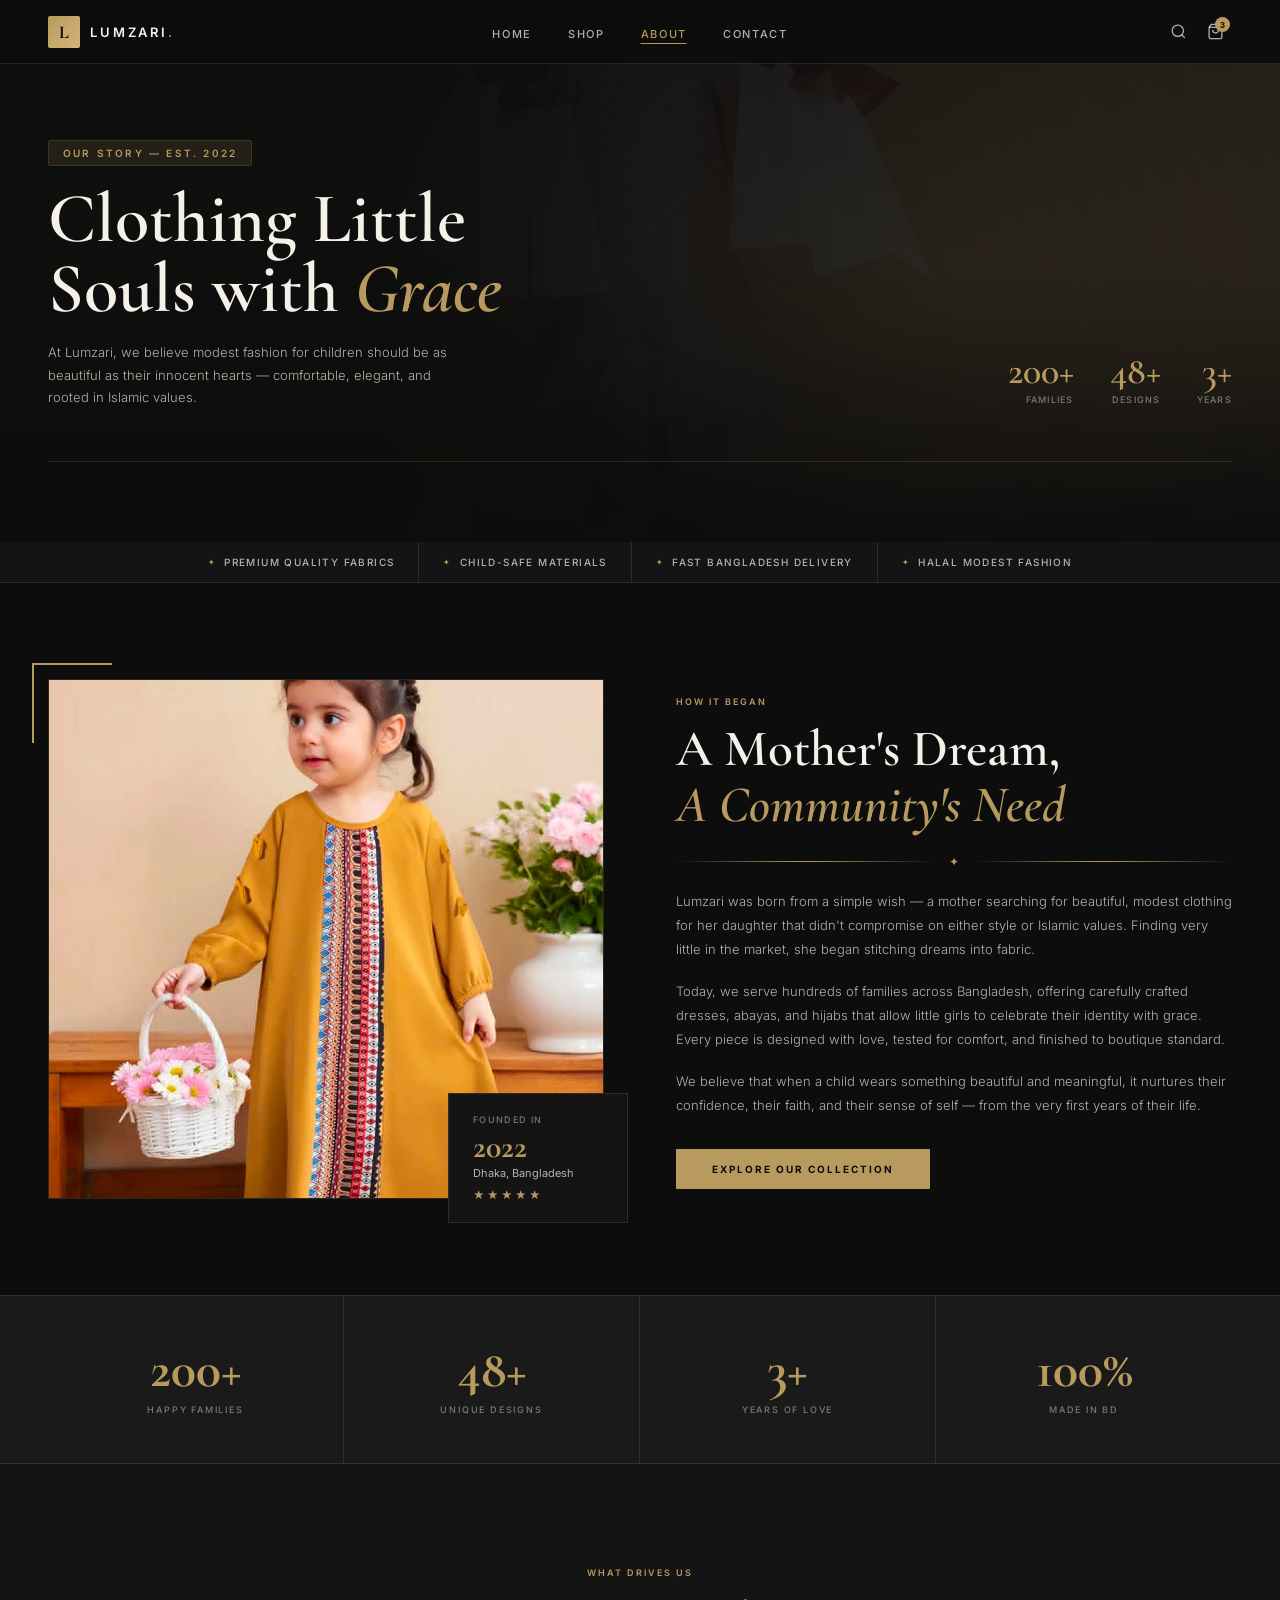
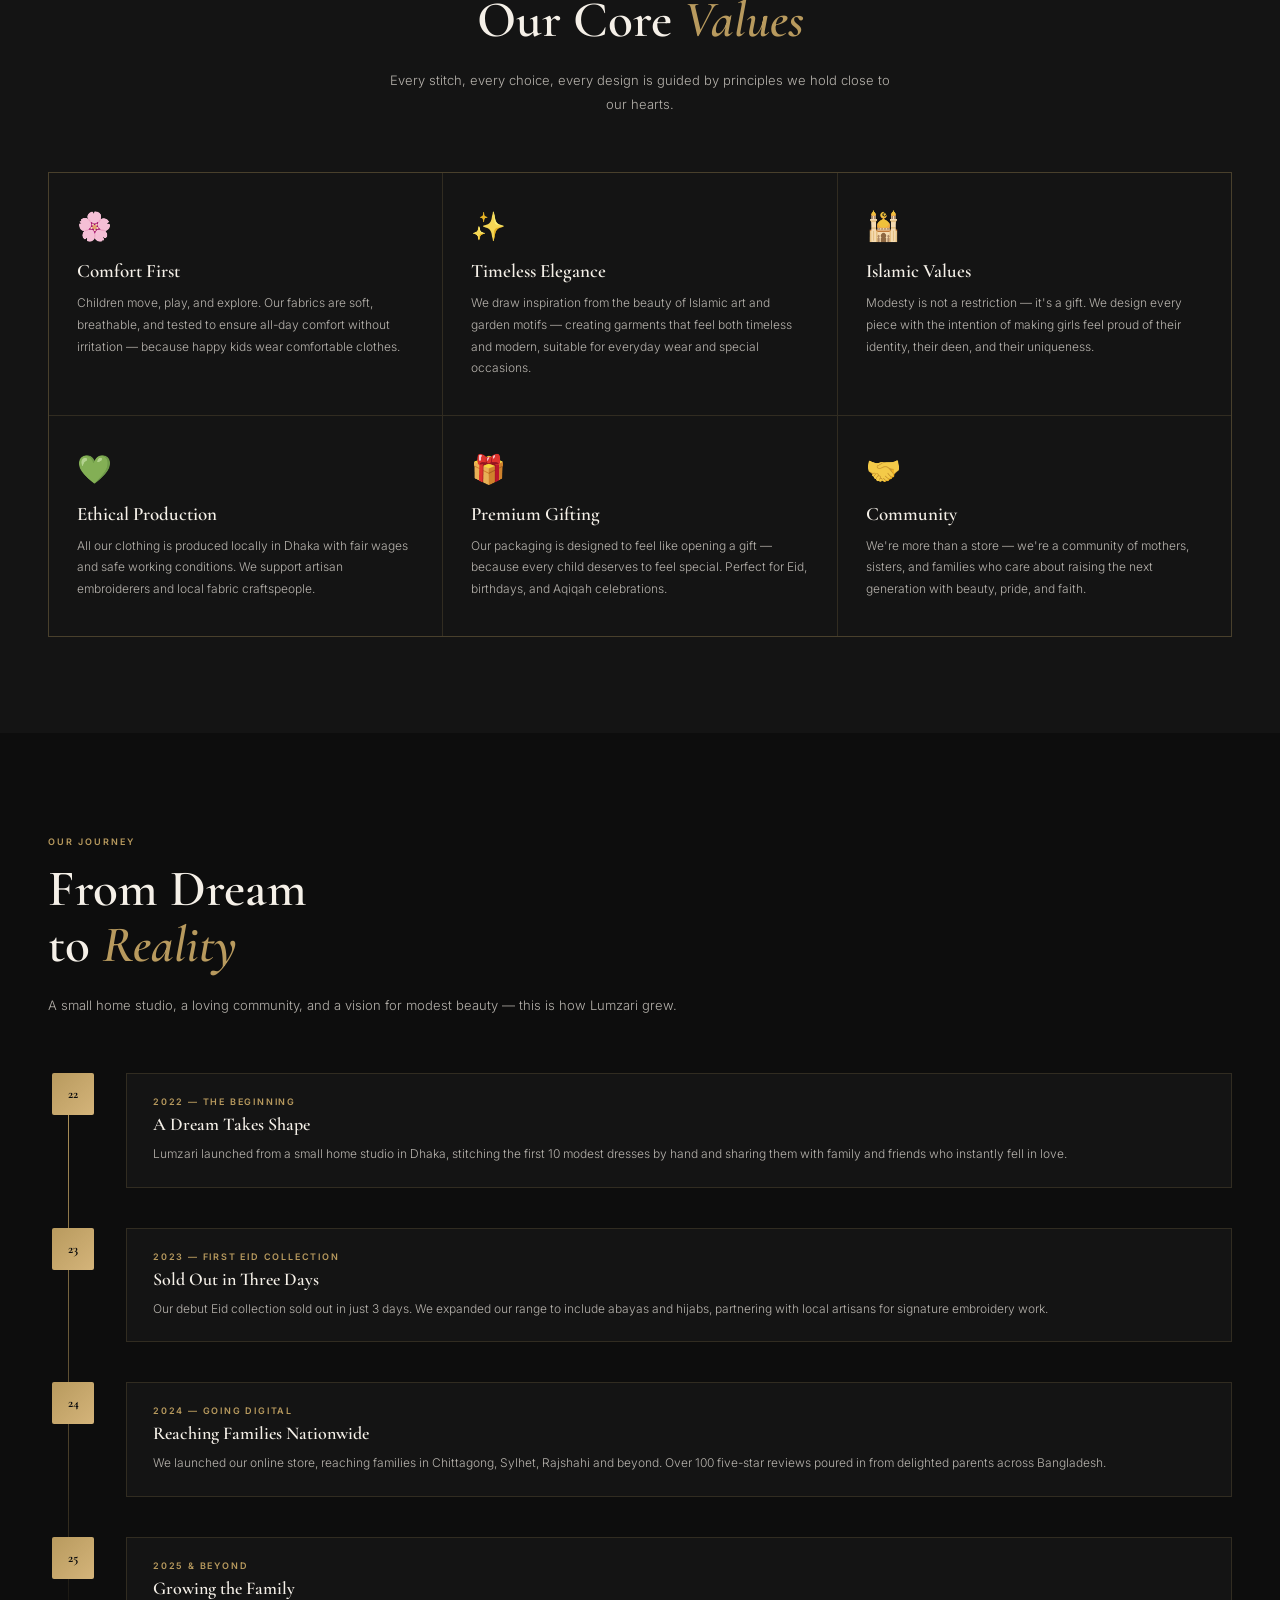
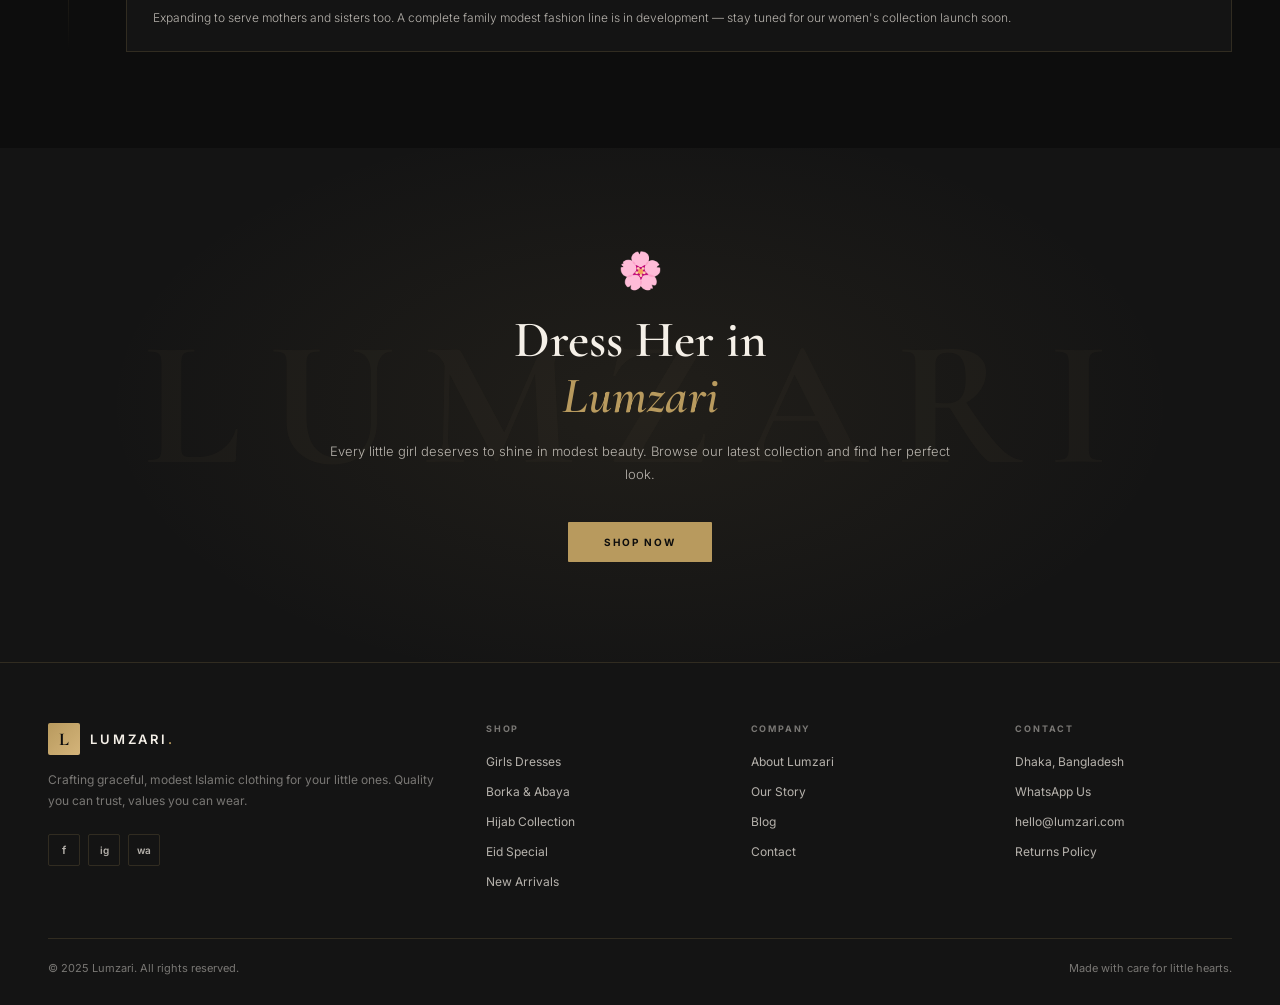
<file: about.html>
<!DOCTYPE html>
<html lang="en">
<head>
<meta charset="UTF-8"/>
<meta name="viewport" content="width=device-width, initial-scale=1.0"/>
<title>About — Lumzari</title>
<link href="https://fonts.googleapis.com/css2?family=Cormorant+Garamond:ital,wght@0,400;0,600;0,700;1,400&family=Inter:wght@300;400;500;600&display=swap" rel="stylesheet"/>
<style>
  :root {
    --ink:  #0d0d0d;
    --ink2: #141414;
    --ink3: #1a1a1a;
    --gold: #b89a5e;
    --gold-light: #d4b47a;
    --gold-pale: rgba(184,154,94,.12);
    --cream: #f5f0e8;
    --muted: rgba(245,240,232,.45);
    --body:  rgba(245,240,232,.72);
    --border: rgba(184,154,94,.18);
  }

  *, *::before, *::after { box-sizing: border-box; margin: 0; padding: 0; }
  html { scroll-behavior: smooth; }
  body {
    font-family: 'Inter', sans-serif;
    background: var(--ink);
    color: var(--cream);
    -webkit-font-smoothing: antialiased;
    overflow-x: hidden;
  }

  ::-webkit-scrollbar { width: 4px; }
  ::-webkit-scrollbar-track { background: var(--ink); }
  ::-webkit-scrollbar-thumb { background: var(--gold); border-radius: 2px; }

  /* ══ NAVBAR ══ */
  nav {
    position: fixed; top: 0; left: 0; right: 0; z-index: 200;
    height: 64px;
    display: flex; align-items: center; justify-content: space-between;
    padding: 0 48px;
    background: rgba(13,13,13,.95);
    backdrop-filter: blur(20px); -webkit-backdrop-filter: blur(20px);
    border-bottom: 1px solid var(--border);
    transition: box-shadow .3s;
  }
  nav.scrolled { box-shadow: 0 4px 32px rgba(0,0,0,.6); }

  .logo-mark { display: flex; align-items: center; gap: 10px; text-decoration: none; flex-shrink: 0; }
  .logo-icon {
    width: 32px; height: 32px;
    background: linear-gradient(135deg, var(--gold), var(--gold-light));
    border-radius: 2px;
    display: flex; align-items: center; justify-content: center;
    font-family: 'Cormorant Garamond', serif;
    font-size: 18px; font-weight: 700; color: var(--ink); flex-shrink: 0;
  }
  .logo-text { font-size: 13px; font-weight: 600; letter-spacing: 0.22em; color: var(--cream); }
  .logo-text span { color: var(--gold); }

  .nav-links {
    display: flex; gap: 36px; list-style: none;
    position: absolute; left: 50%; transform: translateX(-50%);
  }
  .nav-links a {
    font-size: 11px; font-weight: 500; letter-spacing: 0.15em;
    text-transform: uppercase; color: var(--body);
    text-decoration: none; transition: color .25s; position: relative; white-space: nowrap;
  }
  .nav-links a::after {
    content: ''; position: absolute; bottom: -3px; left: 0;
    width: 0; height: 1px; background: var(--gold); transition: width .3s;
  }
  .nav-links a:hover, .nav-links a.active { color: var(--gold); }
  .nav-links a:hover::after, .nav-links a.active::after { width: 100%; }

  .nav-right { display: flex; align-items: center; gap: 4px; }
  .nav-icon-btn {
    background: none; border: none; cursor: pointer;
    color: var(--body); padding: 8px; border-radius: 2px;
    transition: color .25s; position: relative; display: flex;
  }
  .nav-icon-btn:hover { color: var(--gold); }
  .cart-count {
    position: absolute; top: 2px; right: 2px;
    width: 15px; height: 15px;
    background: var(--gold); color: var(--ink);
    font-size: 9px; font-weight: 700; border-radius: 50%;
    display: flex; align-items: center; justify-content: center;
  }

  .hamburger {
    display: none; flex-direction: column; justify-content: center; gap: 5px;
    background: none; border: none; cursor: pointer; padding: 8px; margin-left: 4px;
  }
  .hamburger span {
    display: block; width: 22px; height: 2px;
    background: var(--cream); border-radius: 2px; transition: all .3s;
  }
  .hamburger.open span:nth-child(1) { transform: rotate(45deg) translate(5px,5px); }
  .hamburger.open span:nth-child(2) { opacity: 0; transform: scaleX(0); }
  .hamburger.open span:nth-child(3) { transform: rotate(-45deg) translate(5px,-5px); }

  .mobile-menu {
    display: none;
    position: fixed; top: 64px; left: 0; right: 0; z-index: 199;
    background: rgba(13,13,13,.98); backdrop-filter: blur(24px);
    border-bottom: 1px solid var(--border);
    max-height: 0; overflow: hidden;
    transition: max-height .4s cubic-bezier(.4,0,.2,1), padding .35s;
    padding: 0 24px;
  }
  .mobile-menu.open { max-height: 420px; padding: 18px 24px 28px; }
  .mobile-menu ul { list-style: none; display: flex; flex-direction: column; gap: 0; }
  .mobile-menu ul li a {
    display: block; font-size: 13px; font-weight: 500;
    letter-spacing: 0.12em; text-transform: uppercase;
    color: var(--body); text-decoration: none;
    padding: 13px 8px;
    border-bottom: 1px solid rgba(184,154,94,.1);
    transition: color .22s, padding-left .22s;
  }
  .mobile-menu ul li a:hover, .mobile-menu ul li a.active { color: var(--gold); padding-left: 14px; }
  .mobile-menu ul li:last-child a { border-bottom: none; }

  /* ══ ABOUT HERO ══ */
  .about-hero {
    position: relative; padding: 140px 48px 80px;
    overflow: hidden; background: var(--ink2); min-height: 400px;
  }
  .about-hero-bg {
    position: absolute; inset: 0; width: 100%; height: 100%;
    object-fit: cover; object-position: center 40%;
    opacity: 0.25; filter: saturate(0.5); z-index: 0;
  }
  .about-hero::before {
    content: ''; position: absolute; inset: 0; z-index: 1; pointer-events: none;
    background:
      linear-gradient(to right, rgba(13,13,13,.97) 30%, rgba(13,13,13,.55) 100%),
      linear-gradient(to top, rgba(13,13,13,.95) 0%, transparent 50%);
  }
  .about-hero::after {
    content: ''; position: absolute; inset: 0; z-index: 1; pointer-events: none;
    background: radial-gradient(ellipse 50% 70% at 75% 50%, rgba(184,154,94,.07) 0%, transparent 70%);
  }
  .about-hero-inner {
    position: relative; z-index: 2;
    max-width: 1240px; margin: 0 auto;
    display: flex; align-items: flex-end; justify-content: space-between; gap: 32px;
  }
  .hero-tag {
    display: inline-block; font-size: 10px; font-weight: 600;
    letter-spacing: 0.22em; text-transform: uppercase; color: var(--gold);
    border: 1px solid var(--border); padding: 6px 14px; border-radius: 2px;
    margin-bottom: 18px; background: var(--gold-pale);
  }
  .about-hero-title {
    font-family: 'Cormorant Garamond', serif;
    font-size: clamp(42px, 5.5vw, 80px);
    font-weight: 600; line-height: 1.0; color: var(--cream); margin-bottom: 16px;
  }
  .about-hero-title em { font-style: italic; color: var(--gold); }
  .about-hero-sub { font-size: 13px; font-weight: 300; color: var(--body); line-height: 1.75; max-width: 420px; }
  .hero-stats { display: flex; gap: 36px; padding-bottom: 4px; flex-shrink: 0; }
  .stat-item { text-align: right; }
  .stat-num {
    font-family: 'Cormorant Garamond', serif;
    font-size: 38px; font-weight: 600; color: var(--gold); line-height: 1;
  }
  .stat-label {
    font-size: 9px; font-weight: 500; letter-spacing: 0.14em;
    text-transform: uppercase; color: var(--muted); margin-top: 4px;
  }
  .hero-divider {
    position: relative; z-index: 2;
    width: 100%; height: 1px; background: var(--border); margin-top: 52px;
  }

  /* ══ TRUST BAR ══ */
  .trust-bar {
    background: var(--ink2); border-bottom: 1px solid var(--border);
    display: flex; flex-wrap: wrap; justify-content: center;
  }
  .trust-item {
    font-size: 10px; font-weight: 500; letter-spacing: 0.14em; text-transform: uppercase;
    color: var(--body); padding: 14px 24px;
    display: flex; align-items: center; gap: 8px;
    border-right: 1px solid var(--border);
  }
  .trust-item:last-child { border-right: none; }
  .trust-icon { color: var(--gold); font-size: 8px; }

  /* ══ SECTION WRAPPER ══ */
  .section { padding: 96px 48px; }
  .section-inner { max-width: 1240px; margin: 0 auto; }
  .section-alt { background: var(--ink2); }

  .section-tag {
    display: inline-block; font-size: 9px; font-weight: 600;
    letter-spacing: 0.22em; text-transform: uppercase; color: var(--gold);
    margin-bottom: 14px;
  }
  .section-title {
    font-family: 'Cormorant Garamond', serif;
    font-size: clamp(32px, 4vw, 52px);
    font-weight: 600; line-height: 1.1; color: var(--cream); margin-bottom: 20px;
  }
  .section-title em { font-style: italic; color: var(--gold); }
  .section-body { font-size: 13px; font-weight: 300; color: var(--body); line-height: 1.85; }

  /* ══ ORNAMENT ══ */
  .ornament {
    display: flex; align-items: center; gap: 14px;
    margin: 20px 0;
  }
  .ornament::before, .ornament::after {
    content: ''; flex: 1; height: 1px;
    background: linear-gradient(to right, transparent, var(--gold), transparent);
  }
  .ornament-symbol { color: var(--gold); font-size: 12px; flex-shrink: 0; }

  /* ══ STORY SECTION ══ */
  .story-grid {
    display: grid; grid-template-columns: 1fr 1fr; gap: 72px; align-items: center;
  }
  .story-image-wrap {
    position: relative;
  }
  .story-img {
    width: 100%; height: 520px; object-fit: cover;
    border: 1px solid var(--border);
    display: block;
  }
  .story-float-card {
    position: absolute; bottom: -24px; right: -24px;
    background: var(--ink2); border: 1px solid var(--border);
    padding: 20px 24px; min-width: 180px;
  }
  .story-float-label { font-size: 9px; font-weight: 500; letter-spacing: 0.15em; text-transform: uppercase; color: var(--muted); margin-bottom: 6px; }
  .story-float-val {
    font-family: 'Cormorant Garamond', serif;
    font-size: 32px; font-weight: 700; color: var(--gold); line-height: 1;
    margin-bottom: 3px;
  }
  .story-float-sub { font-size: 11px; color: var(--body); }
  .story-float-stars { margin-top: 8px; font-size: 11px; color: var(--gold); letter-spacing: 2px; }

  .story-corner-accent {
    position: absolute; top: -16px; left: -16px;
    width: 80px; height: 80px;
    border-top: 2px solid var(--gold); border-left: 2px solid var(--gold);
    pointer-events: none;
  }

  .story-text p { margin-bottom: 18px; }
  .story-text p:last-of-type { margin-bottom: 28px; }

  .btn-gold {
    display: inline-block; background: var(--gold); color: var(--ink);
    font-family: 'Inter', sans-serif; font-size: 10px; font-weight: 700;
    letter-spacing: 0.2em; text-transform: uppercase;
    padding: 14px 36px; border-radius: 1px; border: none;
    text-decoration: none; cursor: pointer;
    transition: background .25s, transform .25s;
  }
  .btn-gold:hover { background: var(--gold-light); transform: translateY(-2px); }

  /* ══ VALUES ══ */
  .values-grid {
    display: grid; grid-template-columns: repeat(3, 1fr); gap: 1px;
    border: 1px solid var(--border);
    background: var(--border);
    margin-top: 56px;
  }
  .value-card {
    background: var(--ink2); padding: 36px 28px;
    transition: background .3s;
  }
  .value-card:hover { background: var(--ink3); }
  .value-icon {
    font-size: 28px; margin-bottom: 16px; display: block;
    filter: grayscale(0.2);
  }
  .value-title {
    font-family: 'Cormorant Garamond', serif;
    font-size: 19px; font-weight: 600; color: var(--cream); margin-bottom: 10px;
  }
  .value-desc { font-size: 12px; font-weight: 300; color: var(--body); line-height: 1.8; }

  /* ══ STATS BAND ══ */
  .stats-band {
    background: var(--ink3);
    border-top: 1px solid var(--border);
    border-bottom: 1px solid var(--border);
    padding: 0 48px;
  }
  .stats-row {
    max-width: 1240px; margin: 0 auto;
    display: grid; grid-template-columns: repeat(4, 1fr);
  }
  .stats-cell {
    padding: 48px 0; text-align: center;
    border-right: 1px solid var(--border);
    transition: background .3s;
  }
  .stats-cell:last-child { border-right: none; }
  .stats-cell:hover { background: var(--gold-pale); }
  .stats-num {
    font-family: 'Cormorant Garamond', serif;
    font-size: 52px; font-weight: 700; color: var(--gold); line-height: 1;
    display: block;
  }
  .stats-label {
    font-size: 9px; font-weight: 500; letter-spacing: 0.2em;
    text-transform: uppercase; color: var(--muted); margin-top: 8px;
    display: block;
  }

  /* ══ TIMELINE ══ */
  .timeline { position: relative; margin-top: 56px; }
  .timeline::before {
    content: ''; position: absolute; left: 20px; top: 0; bottom: 0;
    width: 1px; background: linear-gradient(to bottom, var(--gold), transparent);
  }
  .timeline-item {
    display: flex; gap: 32px; align-items: flex-start; margin-bottom: 40px;
    padding-left: 4px;
  }
  .timeline-item:last-child { margin-bottom: 0; }
  .timeline-dot {
    width: 42px; height: 42px; flex-shrink: 0;
    background: linear-gradient(135deg, var(--gold), var(--gold-light));
    display: flex; align-items: center; justify-content: center;
    font-family: 'Cormorant Garamond', serif;
    font-size: 13px; font-weight: 700; color: var(--ink);
    position: relative; z-index: 2;
    border-radius: 2px;
  }
  .timeline-card {
    background: var(--ink2); border: 1px solid var(--border);
    padding: 22px 26px; flex: 1;
    transition: border-color .3s;
  }
  .timeline-card:hover { border-color: rgba(184,154,94,.4); }
  .timeline-year {
    font-size: 9px; font-weight: 600; letter-spacing: 0.2em;
    text-transform: uppercase; color: var(--gold); margin-bottom: 6px;
  }
  .timeline-title {
    font-family: 'Cormorant Garamond', serif;
    font-size: 18px; font-weight: 600; color: var(--cream); margin-bottom: 8px;
  }
  .timeline-desc { font-size: 12px; font-weight: 300; color: var(--body); line-height: 1.8; }

  /* ══ CTA ══ */
  .cta-section {
    position: relative; padding: 100px 48px;
    background: var(--ink2); overflow: hidden; text-align: center;
  }
  .cta-section::before {
    content: ''; position: absolute; inset: 0;
    background: radial-gradient(ellipse 60% 80% at 50% 50%, rgba(184,154,94,.08) 0%, transparent 70%);
    pointer-events: none;
  }
  .cta-section::after {
    content: 'LUMZARI'; position: absolute;
    font-family: 'Cormorant Garamond', serif;
    font-size: clamp(80px, 15vw, 180px); font-weight: 700;
    color: rgba(184,154,94,.04); letter-spacing: 0.15em;
    top: 50%; left: 50%; transform: translate(-50%, -50%);
    white-space: nowrap; pointer-events: none; z-index: 0;
  }
  .cta-inner { position: relative; z-index: 1; max-width: 640px; margin: 0 auto; }
  .cta-icon { font-size: 36px; display: block; margin-bottom: 20px; }
  .cta-title {
    font-family: 'Cormorant Garamond', serif;
    font-size: clamp(30px, 4vw, 52px); font-weight: 600;
    color: var(--cream); margin-bottom: 16px; line-height: 1.1;
  }
  .cta-title em { color: var(--gold); font-style: italic; }
  .cta-sub { font-size: 13px; font-weight: 300; color: var(--body); line-height: 1.75; margin-bottom: 36px; }

  /* ══ FOOTER ══ */
  footer { background: var(--ink2); border-top: 1px solid var(--border); padding: 60px 48px 30px; }
  .footer-grid {
    max-width: 1240px; margin: 0 auto;
    display: grid; grid-template-columns: 1.8fr 1fr 1fr 1fr; gap: 48px;
    padding-bottom: 48px; border-bottom: 1px solid var(--border);
  }
  .footer-tagline { font-size: 12px; color: var(--muted); line-height: 1.8; margin: 14px 0 22px; }
  .footer-col h5 {
    font-size: 9px; font-weight: 700; letter-spacing: 0.2em;
    text-transform: uppercase; color: var(--muted); margin-bottom: 16px;
  }
  .footer-col ul { list-style: none; display: flex; flex-direction: column; gap: 10px; }
  .footer-col ul a { font-size: 12px; color: var(--body); text-decoration: none; transition: color .25s; }
  .footer-col ul a:hover { color: var(--gold); }
  .footer-bottom {
    max-width: 1240px; margin: 0 auto;
    display: flex; align-items: center; justify-content: space-between;
    padding-top: 22px; flex-wrap: wrap; gap: 8px;
  }
  .footer-copy { font-size: 11px; color: var(--muted); }
  .social-links { display: flex; gap: 8px; }
  .social-btn {
    width: 32px; height: 32px; border: 1px solid var(--border); color: var(--body);
    display: flex; align-items: center; justify-content: center;
    text-decoration: none; font-size: 11px; font-weight: 600;
    border-radius: 2px; transition: all .25s;
  }
  .social-btn:hover { border-color: var(--gold); color: var(--gold); background: var(--gold-pale); }

  /* ══ ANIMATIONS ══ */
  @keyframes fadeUp {
    from { opacity: 0; transform: translateY(22px); }
    to   { opacity: 1; transform: translateY(0); }
  }
  .fade-up { opacity: 0; }
  .fade-up.visible { animation: fadeUp .7s ease forwards; }
  .fade-up-delay-1.visible { animation-delay: .1s; }
  .fade-up-delay-2.visible { animation-delay: .2s; }
  .fade-up-delay-3.visible { animation-delay: .3s; }
  .about-hero-text { animation: fadeUp .7s ease both; }
  .hero-stats      { animation: fadeUp .7s .15s ease both; }

  /* ══ RESPONSIVE ══ */
  @media (max-width: 1024px) {
    nav { padding: 0 32px; }
    .about-hero { padding: 120px 32px 64px; }
    .section { padding: 72px 32px; }
    .stats-band { padding: 0 32px; }
    .story-grid { gap: 48px; }
    .cta-section { padding: 80px 32px; }
    footer { padding: 50px 32px 26px; }
    .footer-grid { grid-template-columns: 1fr 1fr; gap: 36px; }
    .values-grid { grid-template-columns: repeat(2, 1fr); }
  }

  @media (max-width: 768px) {
    nav { padding: 0 20px; height: 60px; }
    .nav-links { display: none; }
    .hamburger { display: flex; }
    .mobile-menu { display: block; top: 60px; }

    .about-hero { padding: 100px 20px 52px; min-height: unset; }
    .about-hero-inner { flex-direction: column; align-items: flex-start; gap: 24px; }
    .about-hero-title { font-size: clamp(34px, 9vw, 52px); }
    .hero-stats { gap: 24px; }
    .stat-num { font-size: 30px; }
    .stat-item { text-align: left; }

    .section { padding: 56px 20px; }
    .stats-band { padding: 0 20px; }
    .story-grid { grid-template-columns: 1fr; }
    .story-img { height: 380px; }
    .story-float-card { right: 16px; bottom: -20px; }
    .story-corner-accent { display: none; }

    .stats-row { grid-template-columns: repeat(2, 1fr); }
    .stats-cell { border-bottom: 1px solid var(--border); }
    .stats-cell:nth-child(even) { border-right: none; }
    .stats-cell:nth-last-child(-n+2) { border-bottom: none; }

    .values-grid { grid-template-columns: 1fr; }

    .trust-item { flex: 1 1 45%; border-right: none; border-bottom: 1px solid var(--border); justify-content: center; }
    .trust-item:nth-last-child(-n+2) { border-bottom: none; }

    .cta-section { padding: 64px 20px; }
    footer { padding: 44px 20px 24px; }
    .footer-grid { grid-template-columns: 1fr 1fr; gap: 28px; }
  }

  @media (max-width: 480px) {
    nav { padding: 0 16px; }
    .about-hero { padding: 86px 16px 44px; }
    .about-hero-title { font-size: clamp(30px, 10vw, 42px); }
    .section { padding: 44px 16px; }
    .stats-row { grid-template-columns: repeat(2, 1fr); }
    .stats-num { font-size: 40px; }
    footer { padding: 36px 16px 20px; }
    .footer-grid { grid-template-columns: 1fr; gap: 28px; }
    .footer-bottom { flex-direction: column; align-items: flex-start; gap: 6px; }

    .trust-item { flex: 1 1 100%; border-bottom: 1px solid var(--border); border-right: none; }
    .trust-item:last-child { border-bottom: none; }
  }

  @media (max-width: 360px) {
    nav { padding: 0 12px; }
    .logo-text { font-size: 11px; letter-spacing: 0.14em; }
  }
</style>
</head>
<body>

<!-- ══ NAVBAR ══ -->
<nav id="mainNav">
  <a href="index.html" class="logo-mark">
    <div class="logo-icon">L</div>
    <span class="logo-text">LUMZARI<span>.</span></span>
  </a>

  <ul class="nav-links">
    <li><a href="index.html">Home</a></li>
    <li><a href="shop.html">Shop</a></li>
    <li><a href="about.html" class="active">About</a></li>
    <li><a href="contact.html">Contact</a></li>
  </ul>

  <div class="nav-right">
    <button class="nav-icon-btn" title="Search">
      <svg width="17" height="17" fill="none" stroke="currentColor" stroke-width="1.8" viewBox="0 0 24 24"><circle cx="11" cy="11" r="8"/><path d="m21 21-4.35-4.35"/></svg>
    </button>
    <button class="nav-icon-btn" title="Cart">
      <svg width="17" height="17" fill="none" stroke="currentColor" stroke-width="1.8" viewBox="0 0 24 24"><path d="M6 2 3 6v14a2 2 0 002 2h14a2 2 0 002-2V6l-3-4z"/><line x1="3" y1="6" x2="21" y2="6"/><path d="M16 10a4 4 0 01-8 0"/></svg>
      <span class="cart-count">3</span>
    </button>
    <button class="hamburger" id="hamburger" aria-label="Toggle menu" onclick="toggleMenu()">
      <span></span><span></span><span></span>
    </button>
  </div>
</nav>

<!-- Mobile drawer -->
<div class="mobile-menu" id="mobileMenu">
  <ul>
    <li><a href="index.html">Home</a></li>
    <li><a href="shop.html">Shop</a></li>
    <li><a href="about.html" class="active">About</a></li>
    <li><a href="contact.html">Contact</a></li>
  </ul>
</div>

<!-- ══ ABOUT HERO ══ -->
<section class="about-hero">
  <img class="about-hero-bg" src="/src/banner_1.jpg" alt=""/>
  <div class="about-hero-inner">
    <div class="about-hero-text">
      <div class="hero-tag">Our Story — Est. 2022</div>
      <h1 class="about-hero-title">Clothing Little<br/>Souls with <em>Grace</em></h1>
      <p class="about-hero-sub">At Lumzari, we believe modest fashion for children should be as beautiful as their innocent hearts — comfortable, elegant, and rooted in Islamic values.</p>
    </div>
    <div class="hero-stats">
      <div class="stat-item"><div class="stat-num">200+</div><div class="stat-label">Families</div></div>
      <div class="stat-item"><div class="stat-num">48+</div><div class="stat-label">Designs</div></div>
      <div class="stat-item"><div class="stat-num">3+</div><div class="stat-label">Years</div></div>
    </div>
  </div>
  <div class="hero-divider"></div>
</section>

<!-- ══ TRUST BAR ══ -->
<div class="trust-bar">
  <div class="trust-item"><span class="trust-icon">✦</span> Premium Quality Fabrics</div>
  <div class="trust-item"><span class="trust-icon">✦</span> Child-Safe Materials</div>
  <div class="trust-item"><span class="trust-icon">✦</span> Fast Bangladesh Delivery</div>
  <div class="trust-item"><span class="trust-icon">✦</span> Halal Modest Fashion</div>
</div>

<!-- ══ STORY SECTION ══ -->
<section class="section">
  <div class="section-inner">
    <div class="story-grid">
      <div class="story-image-wrap fade-up">
        <div class="story-corner-accent"></div>
        <img class="story-img" src="/src/collection_1.jpg" alt="Our Story — Lumzari"/>
        <div class="story-float-card">
          <div class="story-float-label">Founded in</div>
          <div class="story-float-val">2022</div>
          <div class="story-float-sub">Dhaka, Bangladesh</div>
          <div class="story-float-stars">★★★★★</div>
        </div>
      </div>

      <div class="story-text fade-up fade-up-delay-1">
        <div class="section-tag">How It Began</div>
        <h2 class="section-title">A Mother's Dream,<br/><em>A Community's Need</em></h2>
        <div class="ornament"><span class="ornament-symbol">✦</span></div>
        <p class="section-body">Lumzari was born from a simple wish — a mother searching for beautiful, modest clothing for her daughter that didn't compromise on either style or Islamic values. Finding very little in the market, she began stitching dreams into fabric.</p>
        <p class="section-body" style="margin-top:16px;">Today, we serve hundreds of families across Bangladesh, offering carefully crafted dresses, abayas, and hijabs that allow little girls to celebrate their identity with grace. Every piece is designed with love, tested for comfort, and finished to boutique standard.</p>
        <p class="section-body" style="margin-top:16px; margin-bottom:32px;">We believe that when a child wears something beautiful and meaningful, it nurtures their confidence, their faith, and their sense of self — from the very first years of their life.</p>
        <a href="shop.html" class="btn-gold">Explore Our Collection</a>
      </div>
    </div>
  </div>
</section>

<!-- ══ STATS BAND ══ -->
<div class="stats-band">
  <div class="stats-row">
    <div class="stats-cell fade-up">
      <span class="stats-num">200+</span>
      <span class="stats-label">Happy Families</span>
    </div>
    <div class="stats-cell fade-up fade-up-delay-1">
      <span class="stats-num">48+</span>
      <span class="stats-label">Unique Designs</span>
    </div>
    <div class="stats-cell fade-up fade-up-delay-2">
      <span class="stats-num">3+</span>
      <span class="stats-label">Years of Love</span>
    </div>
    <div class="stats-cell fade-up fade-up-delay-3">
      <span class="stats-num">100%</span>
      <span class="stats-label">Made in BD</span>
    </div>
  </div>
</div>

<!-- ══ VALUES ══ -->
<section class="section section-alt">
  <div class="section-inner">
    <div style="text-align:center; max-width:520px; margin:0 auto 0;">
      <div class="section-tag">What Drives Us</div>
      <h2 class="section-title">Our Core <em>Values</em></h2>
      <p class="section-body">Every stitch, every choice, every design is guided by principles we hold close to our hearts.</p>
    </div>

    <div class="values-grid">
      <div class="value-card fade-up">
        <span class="value-icon">🌸</span>
        <div class="value-title">Comfort First</div>
        <p class="value-desc">Children move, play, and explore. Our fabrics are soft, breathable, and tested to ensure all-day comfort without irritation — because happy kids wear comfortable clothes.</p>
      </div>
      <div class="value-card fade-up fade-up-delay-1">
        <span class="value-icon">✨</span>
        <div class="value-title">Timeless Elegance</div>
        <p class="value-desc">We draw inspiration from the beauty of Islamic art and garden motifs — creating garments that feel both timeless and modern, suitable for everyday wear and special occasions.</p>
      </div>
      <div class="value-card fade-up fade-up-delay-2">
        <span class="value-icon">🕌</span>
        <div class="value-title">Islamic Values</div>
        <p class="value-desc">Modesty is not a restriction — it's a gift. We design every piece with the intention of making girls feel proud of their identity, their deen, and their uniqueness.</p>
      </div>
      <div class="value-card fade-up">
        <span class="value-icon">💚</span>
        <div class="value-title">Ethical Production</div>
        <p class="value-desc">All our clothing is produced locally in Dhaka with fair wages and safe working conditions. We support artisan embroiderers and local fabric craftspeople.</p>
      </div>
      <div class="value-card fade-up fade-up-delay-1">
        <span class="value-icon">🎁</span>
        <div class="value-title">Premium Gifting</div>
        <p class="value-desc">Our packaging is designed to feel like opening a gift — because every child deserves to feel special. Perfect for Eid, birthdays, and Aqiqah celebrations.</p>
      </div>
      <div class="value-card fade-up fade-up-delay-2">
        <span class="value-icon">🤝</span>
        <div class="value-title">Community</div>
        <p class="value-desc">We're more than a store — we're a community of mothers, sisters, and families who care about raising the next generation with beauty, pride, and faith.</p>
      </div>
    </div>
  </div>
</section>

<!-- ══ TIMELINE ══ -->
<section class="section">
  <div class="section-inner">
    <div style="max-width:680px;">
      <div class="section-tag">Our Journey</div>
      <h2 class="section-title">From Dream<br/>to <em>Reality</em></h2>
      <p class="section-body">A small home studio, a loving community, and a vision for modest beauty — this is how Lumzari grew.</p>
    </div>

    <div class="timeline">
      <div class="timeline-item fade-up">
        <div class="timeline-dot">22</div>
        <div class="timeline-card">
          <div class="timeline-year">2022 — The Beginning</div>
          <div class="timeline-title">A Dream Takes Shape</div>
          <p class="timeline-desc">Lumzari launched from a small home studio in Dhaka, stitching the first 10 modest dresses by hand and sharing them with family and friends who instantly fell in love.</p>
        </div>
      </div>

      <div class="timeline-item fade-up fade-up-delay-1">
        <div class="timeline-dot">23</div>
        <div class="timeline-card">
          <div class="timeline-year">2023 — First Eid Collection</div>
          <div class="timeline-title">Sold Out in Three Days</div>
          <p class="timeline-desc">Our debut Eid collection sold out in just 3 days. We expanded our range to include abayas and hijabs, partnering with local artisans for signature embroidery work.</p>
        </div>
      </div>

      <div class="timeline-item fade-up fade-up-delay-2">
        <div class="timeline-dot">24</div>
        <div class="timeline-card">
          <div class="timeline-year">2024 — Going Digital</div>
          <div class="timeline-title">Reaching Families Nationwide</div>
          <p class="timeline-desc">We launched our online store, reaching families in Chittagong, Sylhet, Rajshahi and beyond. Over 100 five-star reviews poured in from delighted parents across Bangladesh.</p>
        </div>
      </div>

      <div class="timeline-item fade-up fade-up-delay-3">
        <div class="timeline-dot">25</div>
        <div class="timeline-card">
          <div class="timeline-year">2025 & Beyond</div>
          <div class="timeline-title">Growing the Family</div>
          <p class="timeline-desc">Expanding to serve mothers and sisters too. A complete family modest fashion line is in development — stay tuned for our women's collection launch soon.</p>
        </div>
      </div>
    </div>
  </div>
</section>

<!-- ══ CTA ══ -->
<section class="cta-section">
  <div class="cta-inner">
    <span class="cta-icon">🌸</span>
    <h2 class="cta-title">Dress Her in<br/><em>Lumzari</em></h2>
    <p class="cta-sub">Every little girl deserves to shine in modest beauty. Browse our latest collection and find her perfect look.</p>
    <a href="shop.html" class="btn-gold">Shop Now</a>
  </div>
</section>

<!-- ══ FOOTER ══ -->
<footer>
  <div class="footer-grid">
    <div>
      <a href="index.html" class="logo-mark">
        <div class="logo-icon">L</div>
        <span class="logo-text">LUMZARI<span>.</span></span>
      </a>
      <p class="footer-tagline">Crafting graceful, modest Islamic clothing for your little ones. Quality you can trust, values you can wear.</p>
      <div class="social-links">
        <a class="social-btn" href="#">f</a>
        <a class="social-btn" href="#" style="font-size:10px">ig</a>
        <a class="social-btn" href="#" style="font-size:10px">wa</a>
      </div>
    </div>
    <div class="footer-col">
      <h5>Shop</h5>
      <ul>
        <li><a href="#">Girls Dresses</a></li>
        <li><a href="#">Borka &amp; Abaya</a></li>
        <li><a href="#">Hijab Collection</a></li>
        <li><a href="#">Eid Special</a></li>
        <li><a href="#">New Arrivals</a></li>
      </ul>
    </div>
    <div class="footer-col">
      <h5>Company</h5>
      <ul>
        <li><a href="#">About Lumzari</a></li>
        <li><a href="#">Our Story</a></li>
        <li><a href="#">Blog</a></li>
        <li><a href="#">Contact</a></li>
      </ul>
    </div>
    <div class="footer-col">
      <h5>Contact</h5>
      <ul>
        <li><a href="#">Dhaka, Bangladesh</a></li>
        <li><a href="#">WhatsApp Us</a></li>
        <li><a href="#">hello@lumzari.com</a></li>
        <li><a href="#">Returns Policy</a></li>
      </ul>
    </div>
  </div>
  <div class="footer-bottom">
    <span class="footer-copy">© 2025 Lumzari. All rights reserved.</span>
    <span class="footer-copy">Made with care for little hearts.</span>
  </div>
</footer>

<script>
  /* Scroll shadow */
  window.addEventListener('scroll', () => {
    document.getElementById('mainNav').classList.toggle('scrolled', window.scrollY > 10);
  });

  /* Hamburger toggle */
  function toggleMenu() {
    document.getElementById('hamburger').classList.toggle('open');
    document.getElementById('mobileMenu').classList.toggle('open');
  }

  /* Close mobile menu on outside click */
  document.addEventListener('click', e => {
    const nav = document.getElementById('mainNav');
    const menu = document.getElementById('mobileMenu');
    if (!nav.contains(e.target) && !menu.contains(e.target)) {
      document.getElementById('hamburger').classList.remove('open');
      menu.classList.remove('open');
    }
  });

  /* Scroll-triggered fade-up */
  const observer = new IntersectionObserver((entries) => {
    entries.forEach(el => {
      if (el.isIntersecting) {
        el.target.classList.add('visible');
        observer.unobserve(el.target);
      }
    });
  }, { threshold: 0.12 });

  document.querySelectorAll('.fade-up').forEach(el => observer.observe(el));
</script>
</body>
</html>
</file>
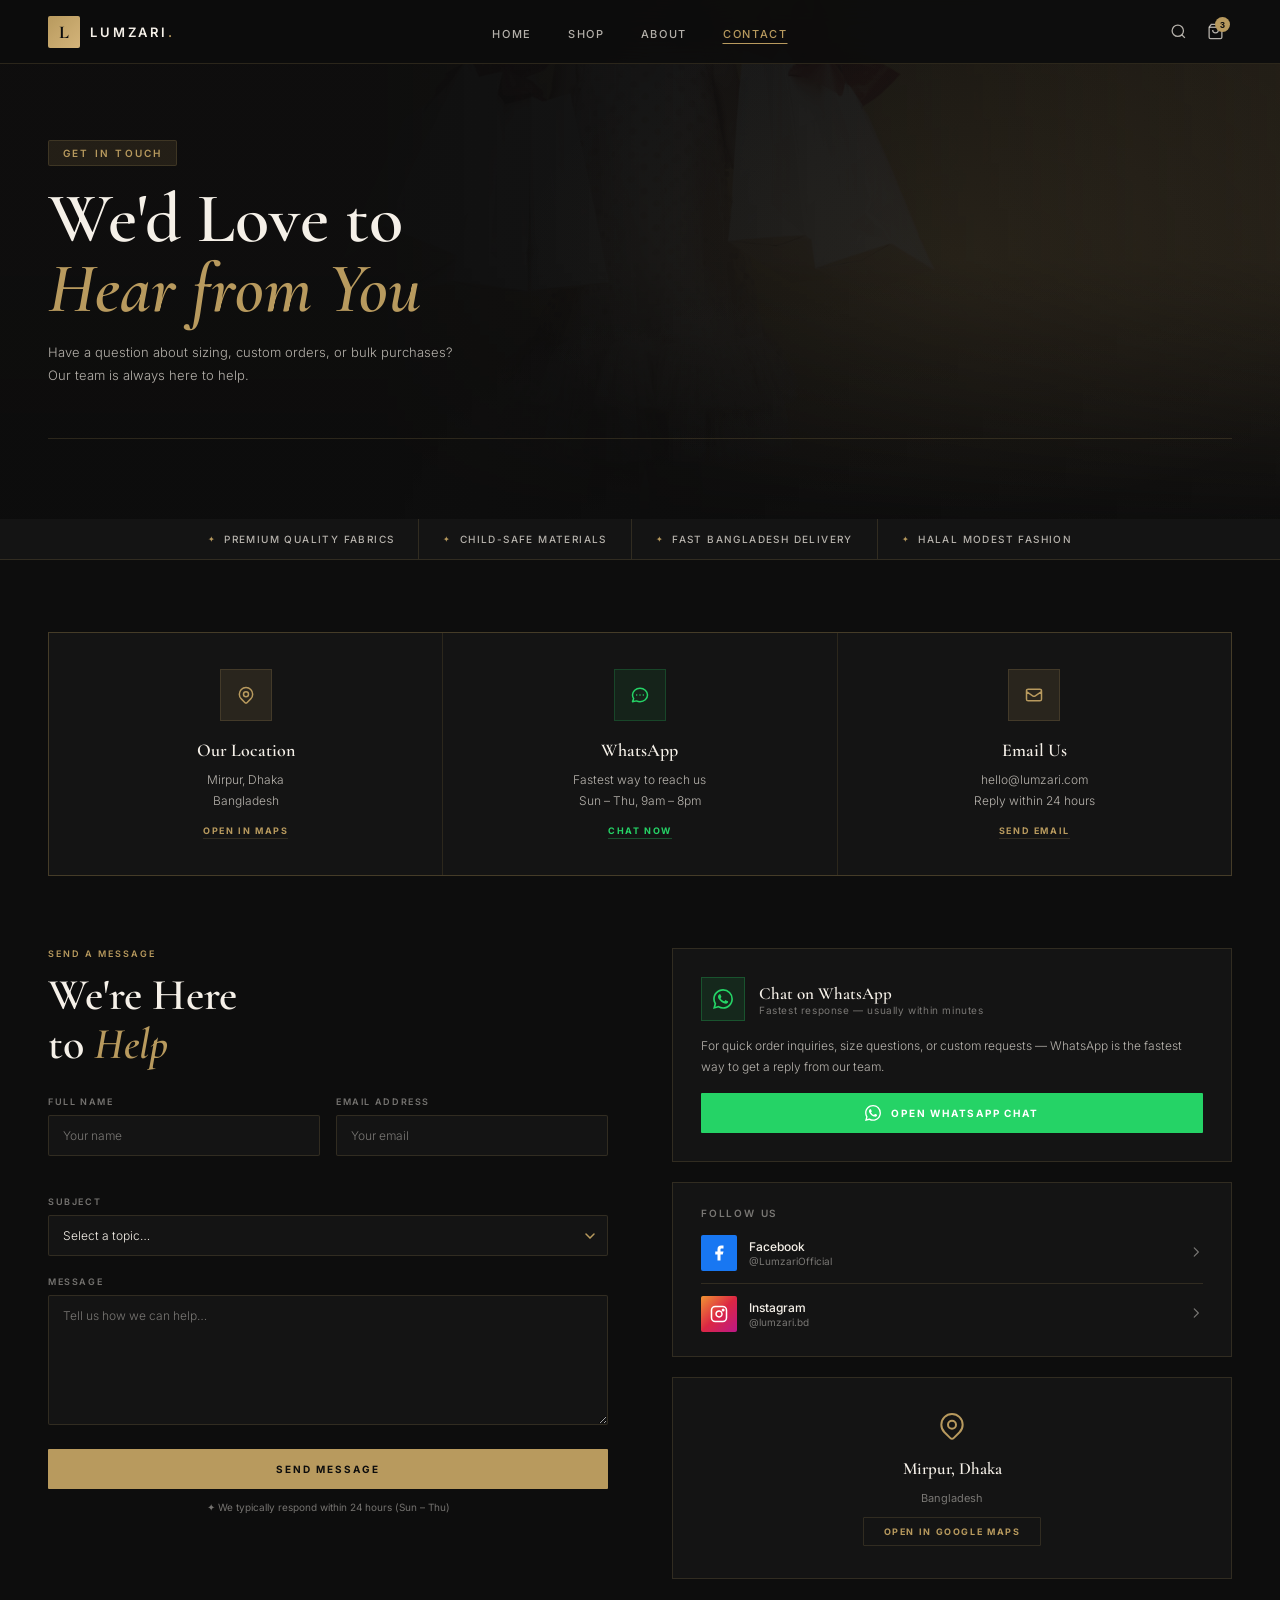
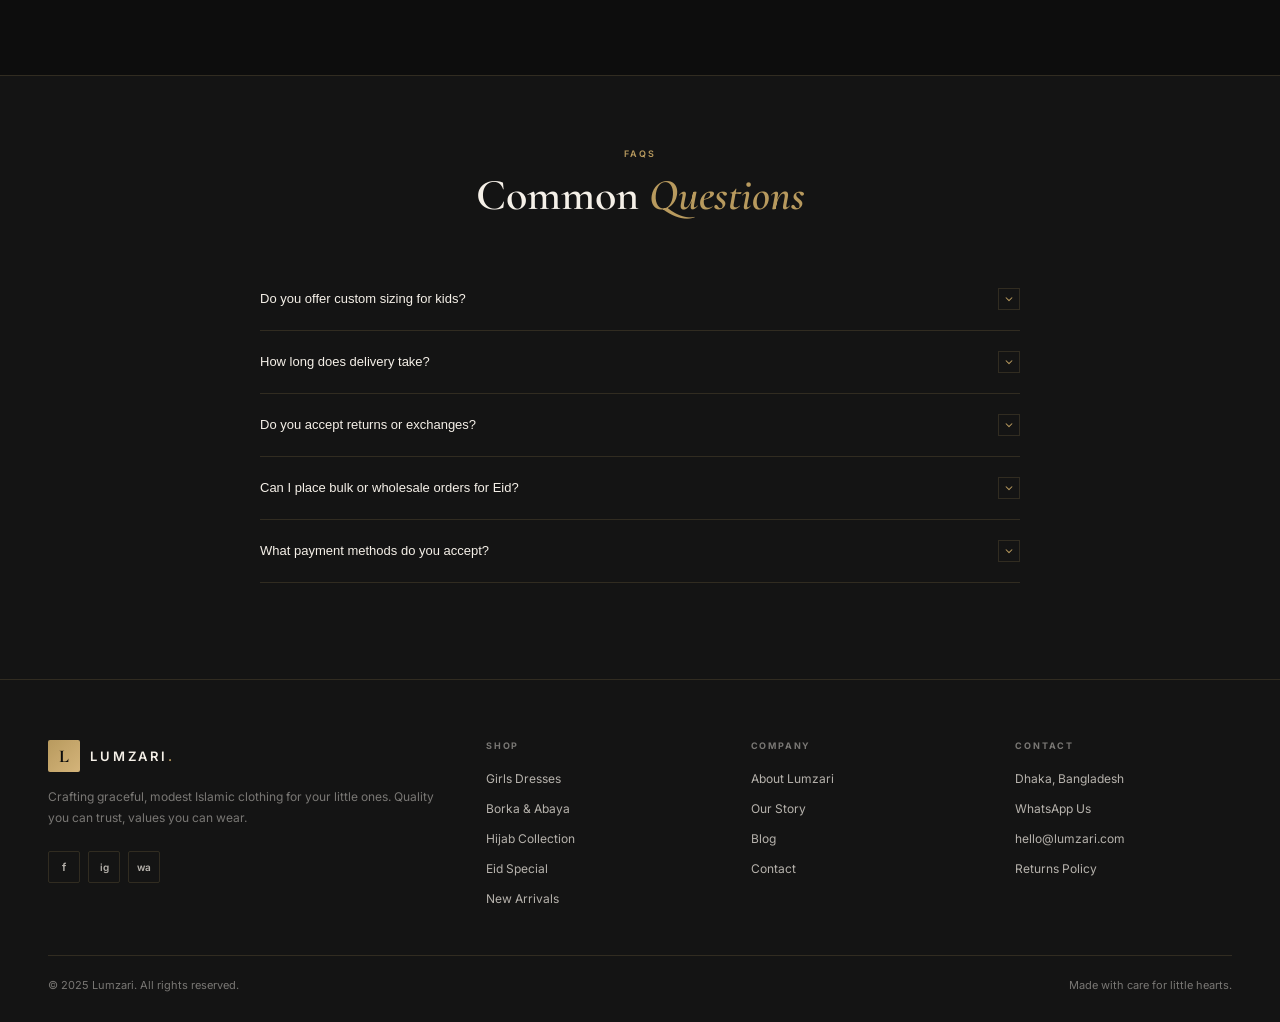
<file: contact.html>
<!DOCTYPE html>
<html lang="en">
<head>
<meta charset="UTF-8"/>
<meta name="viewport" content="width=device-width, initial-scale=1.0"/>
<title>Contact — Lumzari</title>
<link href="https://fonts.googleapis.com/css2?family=Cormorant+Garamond:ital,wght@0,400;0,600;0,700;1,400&family=Inter:wght@300;400;500;600&display=swap" rel="stylesheet"/>
<style>
  :root {
    --ink:  #0d0d0d;
    --ink2: #141414;
    --ink3: #1a1a1a;
    --gold: #b89a5e;
    --gold-light: #d4b47a;
    --gold-pale: rgba(184,154,94,.12);
    --cream: #f5f0e8;
    --muted: rgba(245,240,232,.45);
    --body:  rgba(245,240,232,.72);
    --border: rgba(184,154,94,.18);
  }

  *, *::before, *::after { box-sizing: border-box; margin: 0; padding: 0; }
  html { scroll-behavior: smooth; }
  body {
    font-family: 'Inter', sans-serif;
    background: var(--ink);
    color: var(--cream);
    -webkit-font-smoothing: antialiased;
    overflow-x: hidden;
  }

  ::-webkit-scrollbar { width: 4px; }
  ::-webkit-scrollbar-track { background: var(--ink); }
  ::-webkit-scrollbar-thumb { background: var(--gold); border-radius: 2px; }

  /* ══ NAVBAR ══ */
  nav {
    position: fixed; top: 0; left: 0; right: 0; z-index: 200;
    height: 64px;
    display: flex; align-items: center; justify-content: space-between;
    padding: 0 48px;
    background: rgba(13,13,13,.95);
    backdrop-filter: blur(20px); -webkit-backdrop-filter: blur(20px);
    border-bottom: 1px solid var(--border);
    transition: box-shadow .3s;
  }
  nav.scrolled { box-shadow: 0 4px 32px rgba(0,0,0,.6); }
  .logo-mark { display: flex; align-items: center; gap: 10px; text-decoration: none; flex-shrink: 0; }
  .logo-icon {
    width: 32px; height: 32px;
    background: linear-gradient(135deg, var(--gold), var(--gold-light));
    border-radius: 2px;
    display: flex; align-items: center; justify-content: center;
    font-family: 'Cormorant Garamond', serif;
    font-size: 18px; font-weight: 700; color: var(--ink); flex-shrink: 0;
  }
  .logo-text { font-size: 13px; font-weight: 600; letter-spacing: 0.22em; color: var(--cream); }
  .logo-text span { color: var(--gold); }
  .nav-links {
    display: flex; gap: 36px; list-style: none;
    position: absolute; left: 50%; transform: translateX(-50%);
  }
  .nav-links a {
    font-size: 11px; font-weight: 500; letter-spacing: 0.15em;
    text-transform: uppercase; color: var(--body);
    text-decoration: none; transition: color .25s; position: relative; white-space: nowrap;
  }
  .nav-links a::after {
    content: ''; position: absolute; bottom: -3px; left: 0;
    width: 0; height: 1px; background: var(--gold); transition: width .3s;
  }
  .nav-links a:hover, .nav-links a.active { color: var(--gold); }
  .nav-links a:hover::after, .nav-links a.active::after { width: 100%; }
  .nav-right { display: flex; align-items: center; gap: 4px; }
  .nav-icon-btn {
    background: none; border: none; cursor: pointer;
    color: var(--body); padding: 8px; border-radius: 2px;
    transition: color .25s; position: relative; display: flex;
  }
  .nav-icon-btn:hover { color: var(--gold); }
  .cart-count {
    position: absolute; top: 2px; right: 2px;
    width: 15px; height: 15px;
    background: var(--gold); color: var(--ink);
    font-size: 9px; font-weight: 700; border-radius: 50%;
    display: flex; align-items: center; justify-content: center;
  }
  .hamburger {
    display: none; flex-direction: column; justify-content: center; gap: 5px;
    background: none; border: none; cursor: pointer; padding: 8px; margin-left: 4px;
  }
  .hamburger span { display: block; width: 22px; height: 2px; background: var(--cream); border-radius: 2px; transition: all .3s; }
  .hamburger.open span:nth-child(1) { transform: rotate(45deg) translate(5px,5px); }
  .hamburger.open span:nth-child(2) { opacity: 0; transform: scaleX(0); }
  .hamburger.open span:nth-child(3) { transform: rotate(-45deg) translate(5px,-5px); }
  .mobile-menu {
    display: none; position: fixed; top: 64px; left: 0; right: 0; z-index: 199;
    background: rgba(13,13,13,.98); backdrop-filter: blur(24px);
    border-bottom: 1px solid var(--border);
    max-height: 0; overflow: hidden;
    transition: max-height .4s cubic-bezier(.4,0,.2,1), padding .35s;
    padding: 0 24px;
  }
  .mobile-menu.open { max-height: 420px; padding: 18px 24px 28px; }
  .mobile-menu ul { list-style: none; display: flex; flex-direction: column; }
  .mobile-menu ul li a {
    display: block; font-size: 13px; font-weight: 500;
    letter-spacing: 0.12em; text-transform: uppercase;
    color: var(--body); text-decoration: none;
    padding: 13px 8px; border-bottom: 1px solid rgba(184,154,94,.1);
    transition: color .22s, padding-left .22s;
  }
  .mobile-menu ul li a:hover, .mobile-menu ul li a.active { color: var(--gold); padding-left: 14px; }
  .mobile-menu ul li:last-child a { border-bottom: none; }

  /* ══ HERO ══ */
  .contact-hero {
    position: relative; padding: 140px 48px 80px;
    overflow: hidden; background: var(--ink2); min-height: 380px;
  }
  .contact-hero-bg {
    position: absolute; inset: 0; width: 100%; height: 100%;
    object-fit: cover; object-position: center 40%;
    opacity: 0.22; filter: saturate(0.5); z-index: 0;
  }
  .contact-hero::before {
    content: ''; position: absolute; inset: 0; z-index: 1; pointer-events: none;
    background:
      linear-gradient(to right, rgba(13,13,13,.97) 30%, rgba(13,13,13,.55) 100%),
      linear-gradient(to top, rgba(13,13,13,.95) 0%, transparent 50%);
  }
  .contact-hero::after {
    content: ''; position: absolute; inset: 0; z-index: 1; pointer-events: none;
    background: radial-gradient(ellipse 50% 70% at 75% 50%, rgba(184,154,94,.07) 0%, transparent 70%);
  }
  .contact-hero-inner {
    position: relative; z-index: 2;
    max-width: 1240px; margin: 0 auto;
    display: flex; align-items: flex-end; justify-content: space-between; gap: 32px;
  }
  .hero-tag {
    display: inline-block; font-size: 10px; font-weight: 600;
    letter-spacing: 0.22em; text-transform: uppercase; color: var(--gold);
    border: 1px solid var(--border); padding: 6px 14px; border-radius: 2px;
    margin-bottom: 18px; background: var(--gold-pale);
  }
  .contact-hero-title {
    font-family: 'Cormorant Garamond', serif;
    font-size: clamp(42px, 5.5vw, 80px);
    font-weight: 600; line-height: 1.0; color: var(--cream); margin-bottom: 16px;
  }
  .contact-hero-title em { font-style: italic; color: var(--gold); }
  .contact-hero-sub { font-size: 13px; font-weight: 300; color: var(--body); line-height: 1.75; max-width: 420px; }
  .hero-divider { position: relative; z-index: 2; width: 100%; height: 1px; background: var(--border); margin-top: 52px; }

  /* ══ TRUST BAR ══ */
  .trust-bar {
    background: var(--ink2); border-bottom: 1px solid var(--border);
    display: flex; flex-wrap: wrap; justify-content: center;
  }
  .trust-item {
    font-size: 10px; font-weight: 500; letter-spacing: 0.14em; text-transform: uppercase;
    color: var(--body); padding: 14px 24px;
    display: flex; align-items: center; gap: 8px;
    border-right: 1px solid var(--border);
  }
  .trust-item:last-child { border-right: none; }
  .trust-icon { color: var(--gold); font-size: 8px; }

  /* ══ CONTACT CARDS ══ */
  .cards-section { padding: 72px 48px 0; }
  .cards-inner { max-width: 1240px; margin: 0 auto; }
  .cards-grid { display: grid; grid-template-columns: repeat(3, 1fr); gap: 1px; background: var(--border); border: 1px solid var(--border); }
  .contact-card {
    background: var(--ink2); padding: 36px 28px; text-align: center;
    transition: background .3s;
  }
  .contact-card:hover { background: var(--ink3); }
  .card-icon {
    width: 52px; height: 52px; margin: 0 auto 18px;
    border: 1px solid var(--border);
    display: flex; align-items: center; justify-content: center;
    background: var(--gold-pale);
  }
  .card-icon svg { width: 20px; height: 20px; stroke: var(--gold); fill: none; stroke-width: 1.8; }
  .card-title {
    font-family: 'Cormorant Garamond', serif;
    font-size: 18px; font-weight: 600; color: var(--cream); margin-bottom: 8px;
  }
  .card-detail { font-size: 12px; font-weight: 300; color: var(--body); line-height: 1.75; }
  .card-cta {
    display: inline-block; margin-top: 14px;
    font-size: 9px; font-weight: 700; letter-spacing: 0.18em; text-transform: uppercase;
    color: var(--gold); text-decoration: none; border-bottom: 1px solid var(--border);
    padding-bottom: 2px; transition: border-color .25s;
  }
  .card-cta:hover { border-color: var(--gold); }

  /* ══ MAIN SECTION ══ */
  .main-section { padding: 72px 48px 96px; }
  .main-inner { max-width: 1240px; margin: 0 auto; display: grid; grid-template-columns: 1fr 1fr; gap: 64px; }

  /* ── Form side ── */
  .section-tag { font-size: 9px; font-weight: 600; letter-spacing: 0.22em; text-transform: uppercase; color: var(--gold); display: block; margin-bottom: 12px; }
  .section-title {
    font-family: 'Cormorant Garamond', serif;
    font-size: clamp(28px, 3.5vw, 44px); font-weight: 600;
    color: var(--cream); line-height: 1.1; margin-bottom: 28px;
  }
  .section-title em { font-style: italic; color: var(--gold); }

  .form-group { margin-bottom: 20px; }
  .form-row { display: grid; grid-template-columns: 1fr 1fr; gap: 16px; margin-bottom: 20px; }
  .form-label {
    display: block; font-size: 9px; font-weight: 600;
    letter-spacing: 0.18em; text-transform: uppercase;
    color: var(--muted); margin-bottom: 8px;
  }
  .form-input {
    width: 100%; background: var(--ink2); border: 1px solid var(--border);
    color: var(--cream); font-family: 'Inter', sans-serif; font-size: 12px; font-weight: 300;
    padding: 12px 14px; border-radius: 2px; outline: none;
    transition: border-color .25s, background .25s;
  }
  .form-input::placeholder { color: var(--muted); }
  .form-input:focus { border-color: var(--gold); background: var(--ink3); }
  select.form-input { cursor: pointer; -webkit-appearance: none;
    background-image: url("data:image/svg+xml,%3Csvg xmlns='http://www.w3.org/2000/svg' width='10' height='6' fill='none'%3E%3Cpath d='M1 1l4 4 4-4' stroke='%23b89a5e' stroke-width='1.5' stroke-linecap='round'/%3E%3C/svg%3E");
    background-repeat: no-repeat; background-position: right 12px center;
  }
  textarea.form-input { resize: vertical; min-height: 130px; }

  .btn-gold {
    display: inline-block; background: var(--gold); color: var(--ink);
    font-family: 'Inter', sans-serif; font-size: 10px; font-weight: 700;
    letter-spacing: 0.2em; text-transform: uppercase;
    padding: 14px 36px; border-radius: 1px; border: none;
    cursor: pointer; transition: background .25s, transform .25s; width: 100%;
  }
  .btn-gold:hover { background: var(--gold-light); transform: translateY(-2px); }
  .form-note { font-size: 10px; color: var(--muted); text-align: center; margin-top: 12px; }

  /* ── Info side ── */
  .info-side { display: flex; flex-direction: column; gap: 20px; }

  .wa-card {
    background: var(--ink2); border: 1px solid var(--border); padding: 28px;
    transition: border-color .3s;
  }
  .wa-card:hover { border-color: rgba(37,211,102,.3); }
  .wa-card-header { display: flex; align-items: center; gap: 14px; margin-bottom: 14px; }
  .wa-icon-wrap {
    width: 44px; height: 44px; flex-shrink: 0;
    background: rgba(37,211,102,.1); border: 1px solid rgba(37,211,102,.25);
    display: flex; align-items: center; justify-content: center;
  }
  .wa-icon-wrap svg { width: 20px; height: 20px; }
  .wa-title { font-family: 'Cormorant Garamond', serif; font-size: 17px; font-weight: 600; color: var(--cream); }
  .wa-sub { font-size: 10px; color: var(--muted); letter-spacing: 0.06em; }
  .wa-desc { font-size: 12px; font-weight: 300; color: var(--body); line-height: 1.75; margin-bottom: 16px; }
  .btn-wa {
    display: flex; align-items: center; justify-content: center; gap: 10px;
    width: 100%; background: #25d366; color: #fff;
    font-family: 'Inter', sans-serif; font-size: 10px; font-weight: 700;
    letter-spacing: 0.18em; text-transform: uppercase;
    padding: 12px; border-radius: 1px; border: none;
    text-decoration: none; cursor: pointer; transition: background .25s, transform .25s;
  }
  .btn-wa:hover { background: #1ebe5a; transform: translateY(-2px); }
  .btn-wa svg { width: 16px; height: 16px; fill: #fff; flex-shrink: 0; }

  .social-card { background: var(--ink2); border: 1px solid var(--border); padding: 24px 28px; }
  .social-card-title { font-size: 10px; font-weight: 600; letter-spacing: 0.18em; text-transform: uppercase; color: var(--muted); margin-bottom: 16px; }
  .social-row {
    display: flex; align-items: center; gap: 12px; padding: 12px 0;
    border-bottom: 1px solid var(--border); text-decoration: none;
    transition: background .2s; cursor: pointer;
  }
  .social-row:last-child { border-bottom: none; padding-bottom: 0; }
  .social-row:first-of-type { padding-top: 0; }
  .social-logo {
    width: 36px; height: 36px; flex-shrink: 0;
    display: flex; align-items: center; justify-content: center;
  }
  .social-logo svg { width: 18px; height: 18px; }
  .social-name { font-size: 12px; font-weight: 500; color: var(--cream); }
  .social-handle { font-size: 10px; color: var(--muted); margin-top: 1px; }
  .social-arrow { margin-left: auto; color: var(--muted); }
  .social-arrow svg { width: 14px; height: 14px; stroke: currentColor; fill: none; stroke-width: 2; }
  .social-row:hover .social-name { color: var(--gold); }
  .social-row:hover .social-arrow { color: var(--gold); }

  .map-card {
    background: var(--ink2); border: 1px solid var(--border);
    display: flex; flex-direction: column; align-items: center; justify-content: center;
    padding: 32px 24px; text-align: center; gap: 12px;
  }
  .map-pin { color: var(--gold); }
  .map-pin svg { width: 32px; height: 32px; stroke: currentColor; fill: none; stroke-width: 1.5; }
  .map-title { font-family: 'Cormorant Garamond', serif; font-size: 17px; font-weight: 600; color: var(--cream); }
  .map-sub { font-size: 11px; color: var(--muted); }
  .btn-map {
    display: inline-block; font-size: 9px; font-weight: 700; letter-spacing: 0.18em;
    text-transform: uppercase; color: var(--gold);
    border: 1px solid var(--border); padding: 8px 20px; border-radius: 1px;
    text-decoration: none; transition: border-color .25s, background .25s;
  }
  .btn-map:hover { border-color: var(--gold); background: var(--gold-pale); }

  /* ══ FAQ ══ */
  .faq-section { padding: 0 48px 96px; background: var(--ink2); border-top: 1px solid var(--border); }
  .faq-section-pad { padding-top: 72px; }
  .faq-inner { max-width: 760px; margin: 0 auto; }
  .faq-header { text-align: center; margin-bottom: 48px; }

  .faq-item {
    border-bottom: 1px solid var(--border); overflow: hidden;
  }
  .faq-item:first-child { border-top: 1px solid var(--border); }
  .faq-btn {
    width: 100%; background: none; border: none; cursor: pointer;
    display: flex; align-items: center; justify-content: space-between;
    padding: 20px 0; gap: 16px; text-align: left;
    transition: background .2s;
  }
  .faq-btn:hover .faq-question { color: var(--gold); }
  .faq-question { font-size: 13px; font-weight: 500; color: var(--cream); line-height: 1.5; }
  .faq-chevron {
    width: 22px; height: 22px; flex-shrink: 0; border: 1px solid var(--border);
    display: flex; align-items: center; justify-content: center;
    transition: transform .3s, border-color .25s; background: var(--ink2);
  }
  .faq-chevron svg { width: 10px; height: 10px; stroke: var(--gold); fill: none; stroke-width: 2.5; }
  .faq-item.open .faq-chevron { transform: rotate(180deg); border-color: var(--gold); }
  .faq-answer {
    max-height: 0; overflow: hidden;
    transition: max-height .35s cubic-bezier(.4,0,.2,1), padding .3s;
    padding: 0 0;
  }
  .faq-item.open .faq-answer { max-height: 200px; padding-bottom: 18px; }
  .faq-answer p { font-size: 12px; font-weight: 300; color: var(--body); line-height: 1.85; }

  /* ══ TOAST ══ */
  .toast {
    position: fixed; bottom: 28px; right: 28px; z-index: 999;
    background: var(--ink2); border: 1px solid rgba(37,211,102,.35);
    padding: 14px 20px; display: flex; align-items: center; gap: 10px;
    transform: translateY(80px); opacity: 0;
    transition: all .4s cubic-bezier(.25,.46,.45,.94);
    pointer-events: none; min-width: 240px;
  }
  .toast.show { transform: translateY(0); opacity: 1; }
  .toast-dot { width: 8px; height: 8px; background: #25d366; border-radius: 50%; flex-shrink: 0; }
  .toast-text { font-size: 11px; color: var(--cream); }

  /* ══ FOOTER ══ */
  footer { background: var(--ink2); border-top: 1px solid var(--border); padding: 60px 48px 30px; }
  .footer-grid {
    max-width: 1240px; margin: 0 auto;
    display: grid; grid-template-columns: 1.8fr 1fr 1fr 1fr; gap: 48px;
    padding-bottom: 48px; border-bottom: 1px solid var(--border);
  }
  .footer-tagline { font-size: 12px; color: var(--muted); line-height: 1.8; margin: 14px 0 22px; }
  .footer-col h5 { font-size: 9px; font-weight: 700; letter-spacing: 0.2em; text-transform: uppercase; color: var(--muted); margin-bottom: 16px; }
  .footer-col ul { list-style: none; display: flex; flex-direction: column; gap: 10px; }
  .footer-col ul a { font-size: 12px; color: var(--body); text-decoration: none; transition: color .25s; }
  .footer-col ul a:hover { color: var(--gold); }
  .footer-bottom {
    max-width: 1240px; margin: 0 auto;
    display: flex; align-items: center; justify-content: space-between; padding-top: 22px; flex-wrap: wrap; gap: 8px;
  }
  .footer-copy { font-size: 11px; color: var(--muted); }
  .social-links { display: flex; gap: 8px; }
  .social-btn {
    width: 32px; height: 32px; border: 1px solid var(--border); color: var(--body);
    display: flex; align-items: center; justify-content: center;
    text-decoration: none; font-size: 11px; font-weight: 600; border-radius: 2px; transition: all .25s;
  }
  .social-btn:hover { border-color: var(--gold); color: var(--gold); background: var(--gold-pale); }

  /* ══ ANIMATIONS ══ */
  @keyframes fadeUp {
    from { opacity: 0; transform: translateY(22px); }
    to   { opacity: 1; transform: translateY(0); }
  }
  .contact-hero-text { animation: fadeUp .7s ease both; }
  .fade-up { opacity: 0; }
  .fade-up.visible { animation: fadeUp .7s ease forwards; }
  .fade-up-delay-1.visible { animation-delay: .1s; }
  .fade-up-delay-2.visible { animation-delay: .2s; }

  /* ══ RESPONSIVE ══ */
  @media (max-width: 1024px) {
    nav { padding: 0 32px; }
    .contact-hero { padding: 120px 32px 64px; }
    .cards-section, .main-section, .faq-section { padding-left: 32px; padding-right: 32px; }
    .main-inner { gap: 44px; }
    footer { padding: 50px 32px 26px; }
    .footer-grid { grid-template-columns: 1fr 1fr; gap: 36px; }
  }

  @media (max-width: 768px) {
    nav { padding: 0 20px; height: 60px; }
    .nav-links { display: none; }
    .hamburger { display: flex; }
    .mobile-menu { display: block; top: 60px; }

    .contact-hero { padding: 100px 20px 52px; min-height: unset; }
    .contact-hero-inner { flex-direction: column; align-items: flex-start; gap: 24px; }
    .contact-hero-title { font-size: clamp(34px, 9vw, 52px); }

    .cards-section { padding: 48px 20px 0; }
    .cards-grid { grid-template-columns: 1fr; }
    .main-section { padding: 56px 20px 72px; }
    .main-inner { grid-template-columns: 1fr; gap: 40px; }
    .form-row { grid-template-columns: 1fr; gap: 0; }
    .form-row .form-group:first-child { margin-bottom: 20px; }
    .faq-section { padding: 0 20px 72px; }

    .trust-item { flex: 1 1 45%; border-right: none; border-bottom: 1px solid var(--border); justify-content: center; }
    .trust-item:nth-last-child(-n+2) { border-bottom: none; }

    footer { padding: 44px 20px 24px; }
    .footer-grid { grid-template-columns: 1fr 1fr; gap: 28px; }
  }

  @media (max-width: 480px) {
    nav { padding: 0 16px; }
    .contact-hero { padding: 86px 16px 44px; }
    .contact-hero-title { font-size: clamp(30px, 10vw, 42px); }
    .cards-section { padding: 40px 16px 0; }
    .main-section { padding: 44px 16px 60px; }
    .faq-section { padding: 0 16px 60px; }
    footer { padding: 36px 16px 20px; }
    .footer-grid { grid-template-columns: 1fr; gap: 28px; }
    .footer-bottom { flex-direction: column; align-items: flex-start; gap: 6px; }
    .trust-item { flex: 1 1 100%; border-bottom: 1px solid var(--border); border-right: none; }
    .trust-item:last-child { border-bottom: none; }
  }

  @media (max-width: 360px) {
    nav { padding: 0 12px; }
    .logo-text { font-size: 11px; letter-spacing: 0.14em; }
  }
</style>
</head>
<body>

<!-- ══ NAVBAR ══ -->
<nav id="mainNav">
  <a href="index.html" class="logo-mark">
    <div class="logo-icon">L</div>
    <span class="logo-text">LUMZARI<span>.</span></span>
  </a>
  <ul class="nav-links">
    <li><a href="index.html">Home</a></li>
    <li><a href="shop.html">Shop</a></li>
    <li><a href="about.html">About</a></li>
    <li><a href="contact.html" class="active">Contact</a></li>
  </ul>
  <div class="nav-right">
    <button class="nav-icon-btn" title="Search">
      <svg width="17" height="17" fill="none" stroke="currentColor" stroke-width="1.8" viewBox="0 0 24 24"><circle cx="11" cy="11" r="8"/><path d="m21 21-4.35-4.35"/></svg>
    </button>
    <button class="nav-icon-btn" title="Cart">
      <svg width="17" height="17" fill="none" stroke="currentColor" stroke-width="1.8" viewBox="0 0 24 24"><path d="M6 2 3 6v14a2 2 0 002 2h14a2 2 0 002-2V6l-3-4z"/><line x1="3" y1="6" x2="21" y2="6"/><path d="M16 10a4 4 0 01-8 0"/></svg>
      <span class="cart-count">3</span>
    </button>
    <button class="hamburger" id="hamburger" aria-label="Toggle menu" onclick="toggleMenu()">
      <span></span><span></span><span></span>
    </button>
  </div>
</nav>

<!-- Mobile drawer -->
<div class="mobile-menu" id="mobileMenu">
  <ul>
    <li><a href="index.html">Home</a></li>
    <li><a href="shop.html">Shop</a></li>
    <li><a href="about.html">About</a></li>
    <li><a href="contact.html" class="active">Contact</a></li>
  </ul>
</div>

<!-- ══ HERO ══ -->
<section class="contact-hero">
  <img class="contact-hero-bg" src="/src/banner_1.jpg" alt=""/>
  <div class="contact-hero-inner">
    <div class="contact-hero-text">
      <div class="hero-tag">Get in Touch</div>
      <h1 class="contact-hero-title">We'd Love to<br/><em>Hear from You</em></h1>
      <p class="contact-hero-sub">Have a question about sizing, custom orders, or bulk purchases? Our team is always here to help.</p>
    </div>
  </div>
  <div class="hero-divider"></div>
</section>

<!-- ══ TRUST BAR ══ -->
<div class="trust-bar">
  <div class="trust-item"><span class="trust-icon">✦</span> Premium Quality Fabrics</div>
  <div class="trust-item"><span class="trust-icon">✦</span> Child-Safe Materials</div>
  <div class="trust-item"><span class="trust-icon">✦</span> Fast Bangladesh Delivery</div>
  <div class="trust-item"><span class="trust-icon">✦</span> Halal Modest Fashion</div>
</div>

<!-- ══ CONTACT CARDS ══ -->
<section class="cards-section">
  <div class="cards-inner">
    <div class="cards-grid">
      <div class="contact-card fade-up">
        <div class="card-icon">
          <svg viewBox="0 0 24 24"><path stroke-linecap="round" stroke-linejoin="round" d="M17.657 16.657L13.414 20.9a2 2 0 01-2.828 0L6.343 16.657a8 8 0 1111.314 0zM15 11a3 3 0 11-6 0 3 3 0 016 0z"/></svg>
        </div>
        <div class="card-title">Our Location</div>
        <p class="card-detail">Mirpur, Dhaka<br/>Bangladesh</p>
        <a href="https://maps.google.com/?q=Mirpur,Dhaka" target="_blank" class="card-cta">Open in Maps</a>
      </div>

      <div class="contact-card fade-up fade-up-delay-1">
        <div class="card-icon" style="background: rgba(37,211,102,.08); border-color: rgba(37,211,102,.2);">
          <svg viewBox="0 0 24 24" style="stroke: #25d366;"><path stroke-linecap="round" stroke-linejoin="round" d="M8 12h.01M12 12h.01M16 12h.01M21 12c0 4.418-4.03 8-9 8a9.863 9.863 0 01-4.255-.949L3 20l1.395-3.72C3.512 15.042 3 13.574 3 12c0-4.418 4.03-8 9-8s9 3.582 9 8z"/></svg>
        </div>
        <div class="card-title">WhatsApp</div>
        <p class="card-detail">Fastest way to reach us<br/>Sun – Thu, 9am – 8pm</p>
        <a href="https://wa.me/8801XXXXXXXXX" target="_blank" class="card-cta" style="color:#25d366; border-color: rgba(37,211,102,.3);">Chat Now</a>
      </div>

      <div class="contact-card fade-up fade-up-delay-2">
        <div class="card-icon">
          <svg viewBox="0 0 24 24"><path stroke-linecap="round" stroke-linejoin="round" d="M3 8l7.89 5.26a2 2 0 002.22 0L21 8M5 19h14a2 2 0 002-2V7a2 2 0 00-2-2H5a2 2 0 00-2 2v10a2 2 0 002 2z"/></svg>
        </div>
        <div class="card-title">Email Us</div>
        <p class="card-detail">hello@lumzari.com<br/>Reply within 24 hours</p>
        <a href="mailto:hello@lumzari.com" class="card-cta">Send Email</a>
      </div>
    </div>
  </div>
</section>

<!-- ══ FORM + INFO ══ -->
<section class="main-section">
  <div class="main-inner">

    <!-- FORM -->
    <div class="fade-up">
      <span class="section-tag">Send a Message</span>
      <h2 class="section-title">We're Here<br/>to <em>Help</em></h2>

      <div class="form-row">
        <div class="form-group">
          <label class="form-label">Full Name</label>
          <input type="text" class="form-input" placeholder="Your name" id="nameInput"/>
        </div>
        <div class="form-group">
          <label class="form-label">Email Address</label>
          <input type="email" class="form-input" placeholder="Your email" id="emailInput"/>
        </div>
      </div>

      <div class="form-group">
        <label class="form-label">Subject</label>
        <select class="form-input" id="subjectInput">
          <option value="">Select a topic…</option>
          <option>Order Inquiry</option>
          <option>Custom Order</option>
          <option>Size &amp; Fit</option>
          <option>Bulk / Wholesale</option>
          <option>Feedback</option>
          <option>Other</option>
        </select>
      </div>

      <div class="form-group">
        <label class="form-label">Message</label>
        <textarea class="form-input" id="messageInput" placeholder="Tell us how we can help…"></textarea>
      </div>

      <button class="btn-gold" onclick="submitForm()">Send Message</button>
      <p class="form-note">✦ We typically respond within 24 hours (Sun – Thu)</p>
    </div>

    <!-- INFO -->
    <div class="info-side fade-up fade-up-delay-1">

      <!-- WhatsApp -->
      <div class="wa-card">
        <div class="wa-card-header">
          <div class="wa-icon-wrap">
            <svg viewBox="0 0 24 24" fill="#25d366"><path d="M17.472 14.382c-.297-.149-1.758-.867-2.03-.967-.273-.099-.471-.148-.67.15-.197.297-.767.966-.94 1.164-.173.199-.347.223-.644.075-.297-.15-1.255-.463-2.39-1.475-.883-.788-1.48-1.761-1.653-2.059-.173-.297-.018-.458.13-.606.134-.133.298-.347.446-.52.149-.174.198-.298.298-.497.099-.198.05-.371-.025-.52-.075-.149-.669-1.612-.916-2.207-.242-.579-.487-.5-.669-.51-.173-.008-.371-.01-.57-.01-.198 0-.52.074-.792.372-.272.297-1.04 1.016-1.04 2.479 0 1.462 1.065 2.875 1.213 3.074.149.198 2.096 3.2 5.077 4.487.709.306 1.262.489 1.694.625.712.227 1.36.195 1.871.118.571-.085 1.758-.719 2.006-1.413.248-.694.248-1.289.173-1.413-.074-.124-.272-.198-.57-.347m-5.421 7.403h-.004a9.87 9.87 0 01-5.031-1.378l-.361-.214-3.741.982.998-3.648-.235-.374a9.86 9.86 0 01-1.51-5.26c.001-5.45 4.436-9.884 9.888-9.884 2.64 0 5.122 1.03 6.988 2.898a9.825 9.825 0 012.893 6.994c-.003 5.45-4.437 9.884-9.885 9.884m8.413-18.297A11.815 11.815 0 0012.05 0C5.495 0 .16 5.335.157 11.892c0 2.096.547 4.142 1.588 5.945L.057 24l6.305-1.654a11.882 11.882 0 005.683 1.448h.005c6.554 0 11.89-5.335 11.893-11.893a11.821 11.821 0 00-3.48-8.413z"/></svg>
          </div>
          <div>
            <div class="wa-title">Chat on WhatsApp</div>
            <div class="wa-sub">Fastest response — usually within minutes</div>
          </div>
        </div>
        <p class="wa-desc">For quick order inquiries, size questions, or custom requests — WhatsApp is the fastest way to get a reply from our team.</p>
        <a href="https://wa.me/8801XXXXXXXXX?text=Hello%20Lumzari!%20I%20have%20a%20question%20about..." target="_blank" class="btn-wa">
          <svg viewBox="0 0 24 24"><path d="M17.472 14.382c-.297-.149-1.758-.867-2.03-.967-.273-.099-.471-.148-.67.15-.197.297-.767.966-.94 1.164-.173.199-.347.223-.644.075-.297-.15-1.255-.463-2.39-1.475-.883-.788-1.48-1.761-1.653-2.059-.173-.297-.018-.458.13-.606.134-.133.298-.347.446-.52.149-.174.198-.298.298-.497.099-.198.05-.371-.025-.52-.075-.149-.669-1.612-.916-2.207-.242-.579-.487-.5-.669-.51-.173-.008-.371-.01-.57-.01-.198 0-.52.074-.792.372-.272.297-1.04 1.016-1.04 2.479 0 1.462 1.065 2.875 1.213 3.074.149.198 2.096 3.2 5.077 4.487.709.306 1.262.489 1.694.625.712.227 1.36.195 1.871.118.571-.085 1.758-.719 2.006-1.413.248-.694.248-1.289.173-1.413-.074-.124-.272-.198-.57-.347m-5.421 7.403h-.004a9.87 9.87 0 01-5.031-1.378l-.361-.214-3.741.982.998-3.648-.235-.374a9.86 9.86 0 01-1.51-5.26c.001-5.45 4.436-9.884 9.888-9.884 2.64 0 5.122 1.03 6.988 2.898a9.825 9.825 0 012.893 6.994c-.003 5.45-4.437 9.884-9.885 9.884m8.413-18.297A11.815 11.815 0 0012.05 0C5.495 0 .16 5.335.157 11.892c0 2.096.547 4.142 1.588 5.945L.057 24l6.305-1.654a11.882 11.882 0 005.683 1.448h.005c6.554 0 11.89-5.335 11.893-11.893a11.821 11.821 0 00-3.48-8.413z"/></svg>
          Open WhatsApp Chat
        </a>
      </div>

      <!-- Social -->
      <div class="social-card">
        <div class="social-card-title">Follow Us</div>

        <a href="#" class="social-row">
          <div class="social-logo" style="background:#1877f2; border-radius:2px;">
            <svg fill="#fff" viewBox="0 0 24 24"><path d="M18 2h-3a5 5 0 00-5 5v3H7v4h3v8h4v-8h3l1-4h-4V7a1 1 0 011-1h3z"/></svg>
          </div>
          <div>
            <div class="social-name">Facebook</div>
            <div class="social-handle">@LumzariOfficial</div>
          </div>
          <div class="social-arrow"><svg viewBox="0 0 24 24"><path stroke-linecap="round" stroke-linejoin="round" d="M9 5l7 7-7 7"/></svg></div>
        </a>

        <a href="#" class="social-row">
          <div class="social-logo" style="background:linear-gradient(135deg,#f09433,#dc2743,#bc1888); border-radius:2px;">
            <svg fill="none" stroke="#fff" stroke-width="2" viewBox="0 0 24 24"><rect x="2" y="2" width="20" height="20" rx="5"/><path d="M16 11.37A4 4 0 1112.63 8 4 4 0 0116 11.37z"/><circle cx="17.5" cy="6.5" r="1" fill="#fff"/></svg>
          </div>
          <div>
            <div class="social-name">Instagram</div>
            <div class="social-handle">@lumzari.bd</div>
          </div>
          <div class="social-arrow"><svg viewBox="0 0 24 24"><path stroke-linecap="round" stroke-linejoin="round" d="M9 5l7 7-7 7"/></svg></div>
        </a>
      </div>

      <!-- Map -->
      <div class="map-card">
        <div class="map-pin">
          <svg viewBox="0 0 24 24"><path stroke-linecap="round" stroke-linejoin="round" d="M17.657 16.657L13.414 20.9a2 2 0 01-2.828 0L6.343 16.657a8 8 0 1111.314 0zM15 11a3 3 0 11-6 0 3 3 0 016 0z"/></svg>
        </div>
        <div class="map-title">Mirpur, Dhaka</div>
        <div class="map-sub">Bangladesh</div>
        <a href="https://maps.google.com/?q=Mirpur,Dhaka" target="_blank" class="btn-map">Open in Google Maps</a>
      </div>

    </div>
  </div>
</section>

<!-- ══ FAQ ══ -->
<section class="faq-section">
  <div class="faq-section-pad">
    <div class="faq-inner">
      <div class="faq-header fade-up">
        <span class="section-tag" style="display:block; text-align:center;">FAQs</span>
        <h2 class="section-title" style="text-align:center; margin-bottom:0;">Common <em>Questions</em></h2>
      </div>

      <div class="faq-item fade-up">
        <button class="faq-btn" onclick="toggleFaq(this)">
          <span class="faq-question">Do you offer custom sizing for kids?</span>
          <div class="faq-chevron"><svg viewBox="0 0 24 24"><path stroke-linecap="round" stroke-linejoin="round" d="M19 9l-7 7-7-7"/></svg></div>
        </button>
        <div class="faq-answer"><p>Yes! We offer custom sizing for most of our dresses and abayas. Contact us on WhatsApp with your child's measurements and we'll create something perfect for them.</p></div>
      </div>

      <div class="faq-item fade-up">
        <button class="faq-btn" onclick="toggleFaq(this)">
          <span class="faq-question">How long does delivery take?</span>
          <div class="faq-chevron"><svg viewBox="0 0 24 24"><path stroke-linecap="round" stroke-linejoin="round" d="M19 9l-7 7-7-7"/></svg></div>
        </button>
        <div class="faq-answer"><p>Standard delivery within Dhaka takes 2–3 days. Outside Dhaka (nationwide) typically 4–7 working days via courier service.</p></div>
      </div>

      <div class="faq-item fade-up">
        <button class="faq-btn" onclick="toggleFaq(this)">
          <span class="faq-question">Do you accept returns or exchanges?</span>
          <div class="faq-chevron"><svg viewBox="0 0 24 24"><path stroke-linecap="round" stroke-linejoin="round" d="M19 9l-7 7-7-7"/></svg></div>
        </button>
        <div class="faq-answer"><p>We accept exchanges within 7 days of delivery for sizing issues. Items must be unworn and in original condition. Please contact us via WhatsApp to initiate an exchange.</p></div>
      </div>

      <div class="faq-item fade-up">
        <button class="faq-btn" onclick="toggleFaq(this)">
          <span class="faq-question">Can I place bulk or wholesale orders for Eid?</span>
          <div class="faq-chevron"><svg viewBox="0 0 24 24"><path stroke-linecap="round" stroke-linejoin="round" d="M19 9l-7 7-7-7"/></svg></div>
        </button>
        <div class="faq-answer"><p>Absolutely! We welcome bulk orders for madrasa uniforms, Eid gifts, and boutique resellers. Contact us at least 3 weeks in advance for bulk pricing and availability.</p></div>
      </div>

      <div class="faq-item fade-up">
        <button class="faq-btn" onclick="toggleFaq(this)">
          <span class="faq-question">What payment methods do you accept?</span>
          <div class="faq-chevron"><svg viewBox="0 0 24 24"><path stroke-linecap="round" stroke-linejoin="round" d="M19 9l-7 7-7-7"/></svg></div>
        </button>
        <div class="faq-answer"><p>We accept bKash, Nagad, bank transfer, and cash on delivery within Dhaka. For wholesale orders, bank transfer is preferred. WhatsApp us for payment details.</p></div>
      </div>

    </div>
  </div>
</section>

<!-- ══ FOOTER ══ -->
<footer>
  <div class="footer-grid">
    <div>
      <a href="index.html" class="logo-mark">
        <div class="logo-icon">L</div>
        <span class="logo-text">LUMZARI<span>.</span></span>
      </a>
      <p class="footer-tagline">Crafting graceful, modest Islamic clothing for your little ones. Quality you can trust, values you can wear.</p>
      <div class="social-links">
        <a class="social-btn" href="#">f</a>
        <a class="social-btn" href="#" style="font-size:10px">ig</a>
        <a class="social-btn" href="#" style="font-size:10px">wa</a>
      </div>
    </div>
    <div class="footer-col">
      <h5>Shop</h5>
      <ul>
        <li><a href="#">Girls Dresses</a></li>
        <li><a href="#">Borka &amp; Abaya</a></li>
        <li><a href="#">Hijab Collection</a></li>
        <li><a href="#">Eid Special</a></li>
        <li><a href="#">New Arrivals</a></li>
      </ul>
    </div>
    <div class="footer-col">
      <h5>Company</h5>
      <ul>
        <li><a href="#">About Lumzari</a></li>
        <li><a href="#">Our Story</a></li>
        <li><a href="#">Blog</a></li>
        <li><a href="#">Contact</a></li>
      </ul>
    </div>
    <div class="footer-col">
      <h5>Contact</h5>
      <ul>
        <li><a href="#">Dhaka, Bangladesh</a></li>
        <li><a href="#">WhatsApp Us</a></li>
        <li><a href="#">hello@lumzari.com</a></li>
        <li><a href="#">Returns Policy</a></li>
      </ul>
    </div>
  </div>
  <div class="footer-bottom">
    <span class="footer-copy">© 2025 Lumzari. All rights reserved.</span>
    <span class="footer-copy">Made with care for little hearts.</span>
  </div>
</footer>

<!-- Toast -->
<div class="toast" id="toast">
  <div class="toast-dot"></div>
  <span class="toast-text">Message sent! We'll reply within 24 hours.</span>
</div>

<script>
  window.addEventListener('scroll', () => {
    document.getElementById('mainNav').classList.toggle('scrolled', window.scrollY > 10);
  });

  function toggleMenu() {
    document.getElementById('hamburger').classList.toggle('open');
    document.getElementById('mobileMenu').classList.toggle('open');
  }

  document.addEventListener('click', e => {
    const nav = document.getElementById('mainNav');
    const menu = document.getElementById('mobileMenu');
    if (!nav.contains(e.target) && !menu.contains(e.target)) {
      document.getElementById('hamburger').classList.remove('open');
      menu.classList.remove('open');
    }
  });

  function toggleFaq(btn) {
    const item = btn.closest('.faq-item');
    const isOpen = item.classList.contains('open');
    document.querySelectorAll('.faq-item.open').forEach(i => i.classList.remove('open'));
    if (!isOpen) item.classList.add('open');
  }

  function submitForm() {
    const name = document.getElementById('nameInput').value.trim();
    const email = document.getElementById('emailInput').value.trim();
    const message = document.getElementById('messageInput').value.trim();
    if (!name || !email || !message) {
      alert('Please fill in all required fields.');
      return;
    }
    const toast = document.getElementById('toast');
    toast.classList.add('show');
    setTimeout(() => toast.classList.remove('show'), 4000);
    document.getElementById('nameInput').value = '';
    document.getElementById('emailInput').value = '';
    document.getElementById('subjectInput').value = '';
    document.getElementById('messageInput').value = '';
  }

  const observer = new IntersectionObserver((entries) => {
    entries.forEach(el => {
      if (el.isIntersecting) { el.target.classList.add('visible'); observer.unobserve(el.target); }
    });
  }, { threshold: 0.1 });
  document.querySelectorAll('.fade-up').forEach(el => observer.observe(el));
</script>
</body>
</html>
</file>
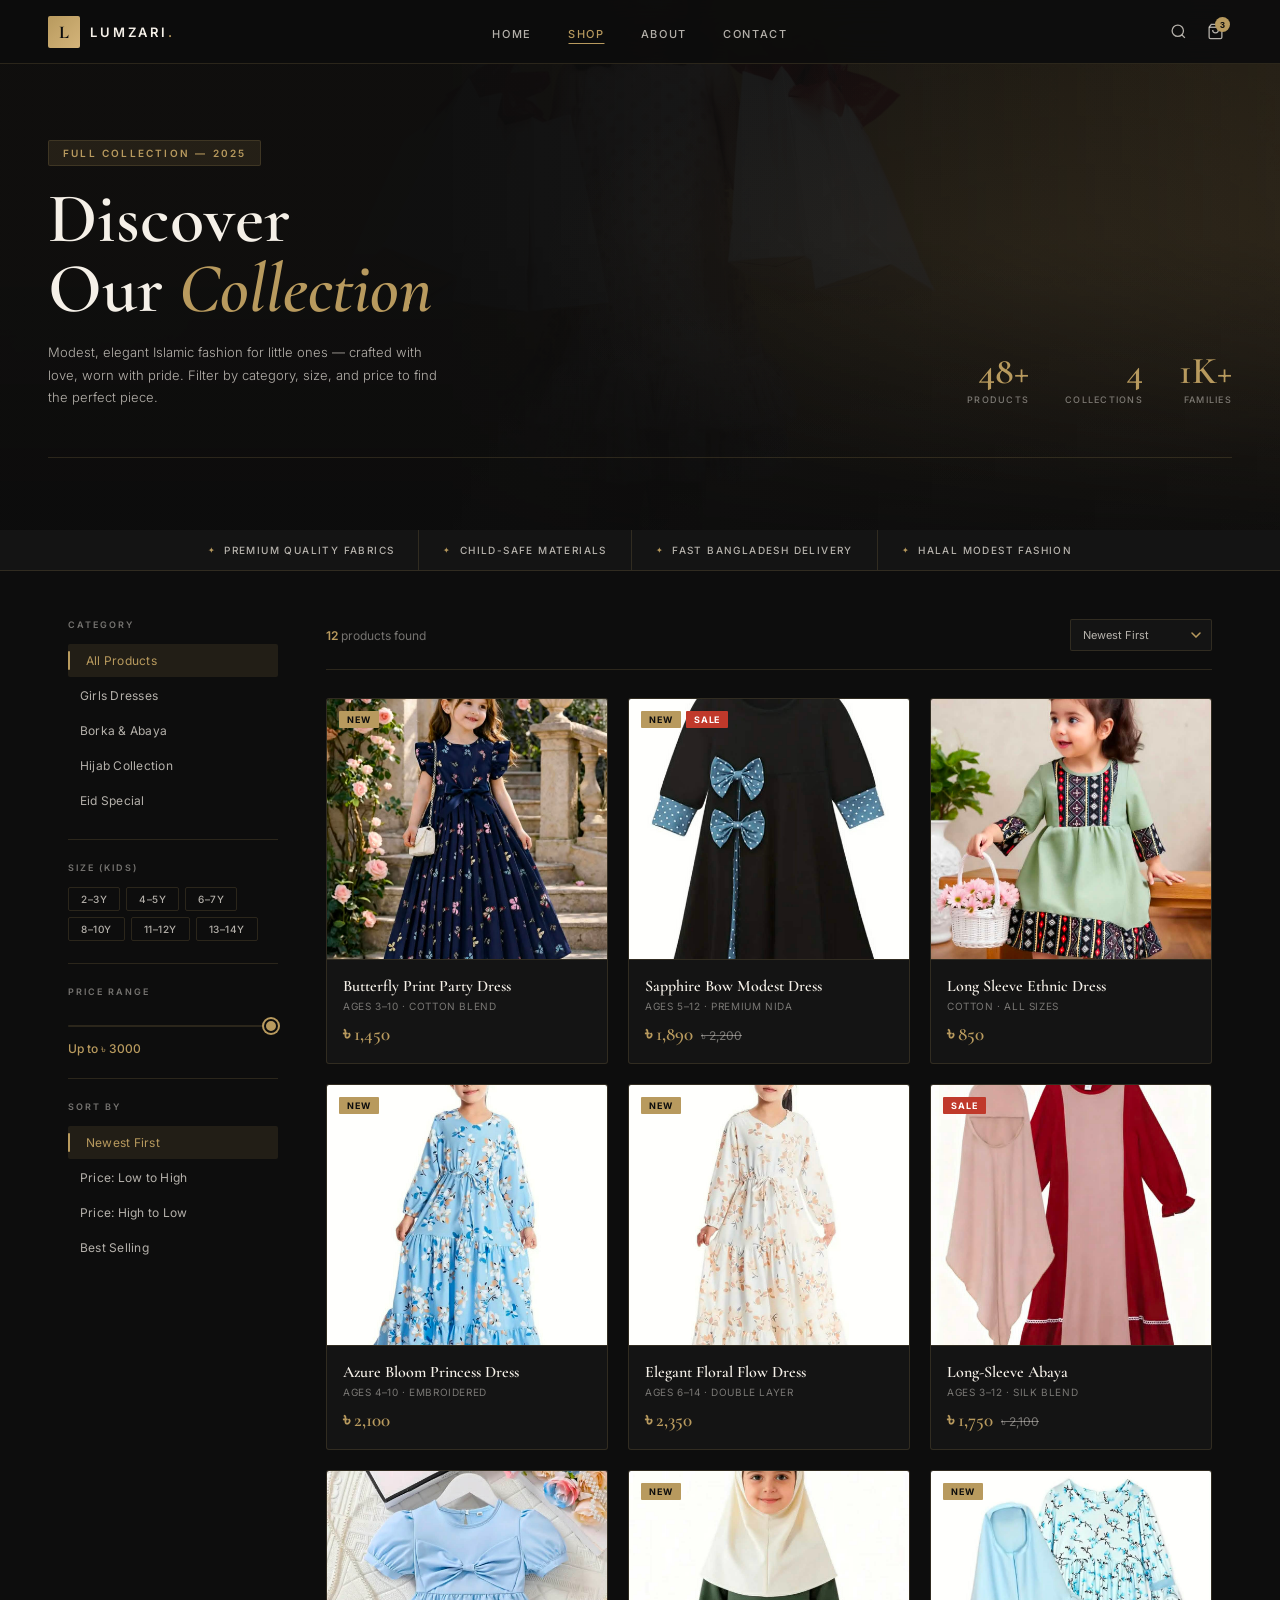
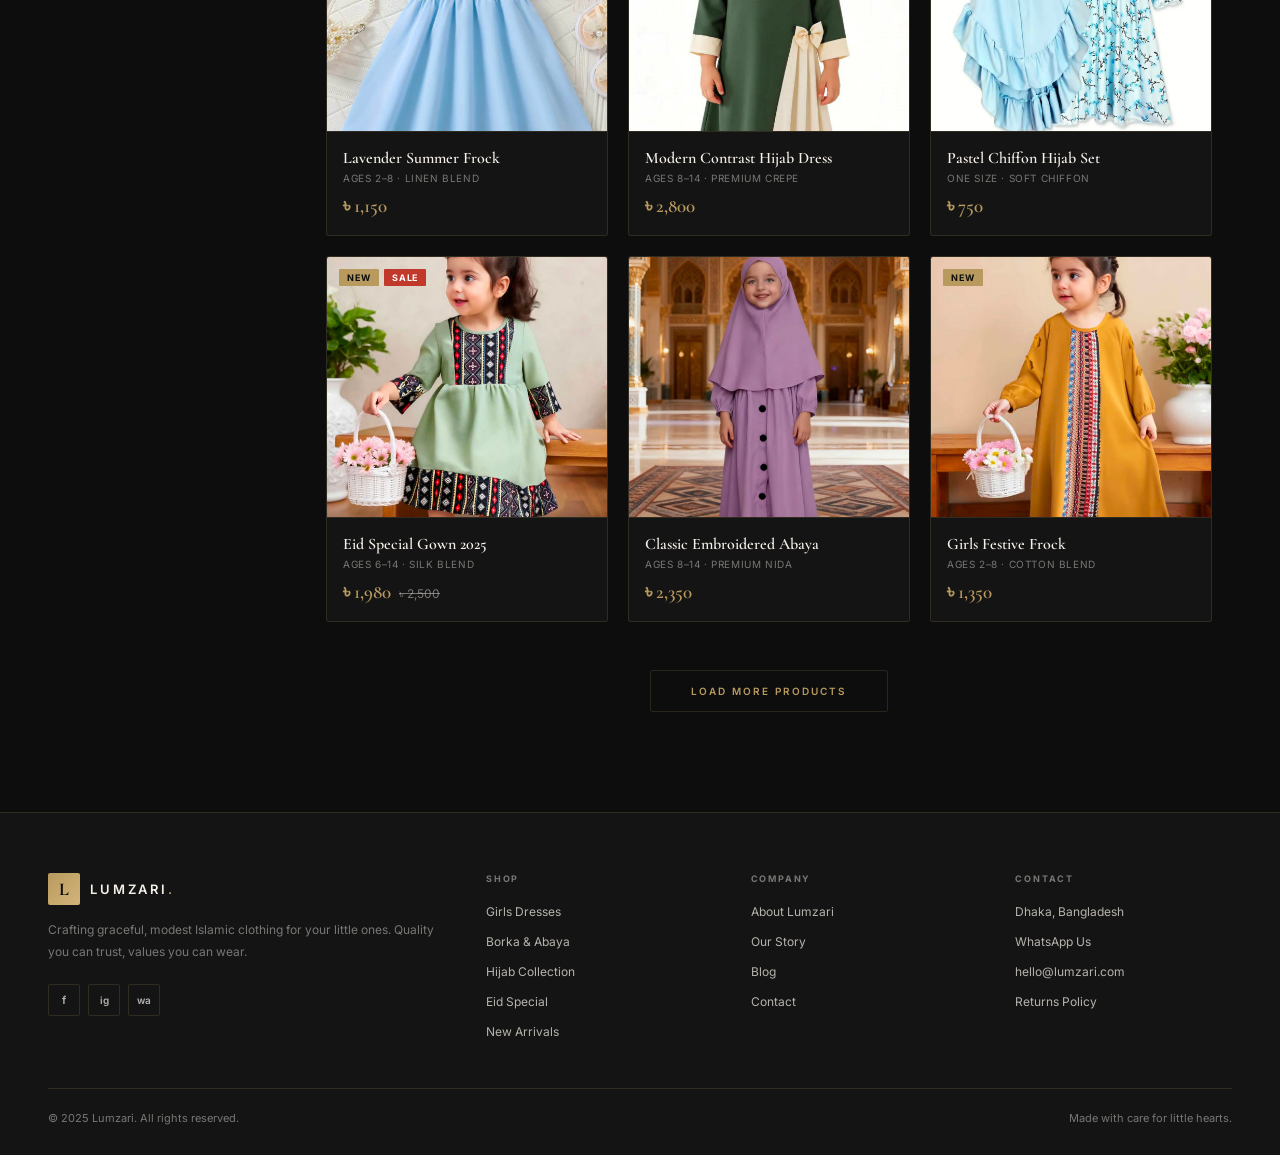
<file: shop.html>
<!DOCTYPE html>
<html lang="en">
<head>
<meta charset="UTF-8"/>
<meta name="viewport" content="width=device-width, initial-scale=1.0"/>
<title>Shop — Lumzari</title>
<link href="https://fonts.googleapis.com/css2?family=Cormorant+Garamond:ital,wght@0,400;0,600;0,700;1,400&family=Inter:wght@300;400;500;600&display=swap" rel="stylesheet"/>
<style>
  :root {
    --ink:  #0d0d0d;
    --ink2: #141414;
    --ink3: #1a1a1a;
    --gold: #b89a5e;
    --gold-light: #d4b47a;
    --gold-pale: rgba(184,154,94,.12);
    --cream: #f5f0e8;
    --muted: rgba(245,240,232,.45);
    --body:  rgba(245,240,232,.72);
    --border: rgba(184,154,94,.18);
  }

  *, *::before, *::after { box-sizing: border-box; margin: 0; padding: 0; }
  html { scroll-behavior: smooth; }
  body {
    font-family: 'Inter', sans-serif;
    background: var(--ink);
    color: var(--cream);
    -webkit-font-smoothing: antialiased;
    overflow-x: hidden;
  }

  ::-webkit-scrollbar { width: 4px; }
  ::-webkit-scrollbar-track { background: var(--ink); }
  ::-webkit-scrollbar-thumb { background: var(--gold); border-radius: 2px; }

  /* ══ NAVBAR ══ */
  nav {
    position: fixed; top: 0; left: 0; right: 0; z-index: 200;
    height: 64px;
    display: flex; align-items: center; justify-content: space-between;
    padding: 0 48px;
    background: rgba(13,13,13,.95);
    backdrop-filter: blur(20px); -webkit-backdrop-filter: blur(20px);
    border-bottom: 1px solid var(--border);
    transition: box-shadow .3s;
  }
  nav.scrolled { box-shadow: 0 4px 32px rgba(0,0,0,.6); }

  .logo-mark { display: flex; align-items: center; gap: 10px; text-decoration: none; flex-shrink: 0; }
  .logo-icon {
    width: 32px; height: 32px;
    background: linear-gradient(135deg, var(--gold), var(--gold-light));
    border-radius: 2px;
    display: flex; align-items: center; justify-content: center;
    font-family: 'Cormorant Garamond', serif;
    font-size: 18px; font-weight: 700; color: var(--ink); flex-shrink: 0;
  }
  .logo-text { font-size: 13px; font-weight: 600; letter-spacing: 0.22em; color: var(--cream); }
  .logo-text span { color: var(--gold); }

  .nav-links {
    display: flex; gap: 36px; list-style: none;
    position: absolute; left: 50%; transform: translateX(-50%);
  }
  .nav-links a {
    font-size: 11px; font-weight: 500; letter-spacing: 0.15em;
    text-transform: uppercase; color: var(--body);
    text-decoration: none; transition: color .25s; position: relative; white-space: nowrap;
  }
  .nav-links a::after {
    content: ''; position: absolute; bottom: -3px; left: 0;
    width: 0; height: 1px; background: var(--gold); transition: width .3s;
  }
  .nav-links a:hover, .nav-links a.active { color: var(--gold); }
  .nav-links a:hover::after, .nav-links a.active::after { width: 100%; }

  .nav-right { display: flex; align-items: center; gap: 4px; }
  .nav-icon-btn {
    background: none; border: none; cursor: pointer;
    color: var(--body); padding: 8px; border-radius: 2px;
    transition: color .25s; position: relative; display: flex;
  }
  .nav-icon-btn:hover { color: var(--gold); }
  .cart-count {
    position: absolute; top: 2px; right: 2px;
    width: 15px; height: 15px;
    background: var(--gold); color: var(--ink);
    font-size: 9px; font-weight: 700; border-radius: 50%;
    display: flex; align-items: center; justify-content: center;
  }

  /* Hamburger */
  .hamburger {
    display: none; flex-direction: column; justify-content: center; gap: 5px;
    background: none; border: none; cursor: pointer; padding: 8px; margin-left: 4px;
  }
  .hamburger span {
    display: block; width: 22px; height: 2px;
    background: var(--cream); border-radius: 2px; transition: all .3s;
  }
  .hamburger.open span:nth-child(1) { transform: rotate(45deg) translate(5px,5px); }
  .hamburger.open span:nth-child(2) { opacity: 0; transform: scaleX(0); }
  .hamburger.open span:nth-child(3) { transform: rotate(-45deg) translate(5px,-5px); }

  /* Mobile drawer */
  .mobile-menu {
    display: none;
    position: fixed; top: 64px; left: 0; right: 0; z-index: 199;
    background: rgba(13,13,13,.98); backdrop-filter: blur(24px);
    border-bottom: 1px solid var(--border);
    max-height: 0; overflow: hidden;
    transition: max-height .4s cubic-bezier(.4,0,.2,1), padding .35s;
    padding: 0 24px;
  }
  .mobile-menu.open { max-height: 420px; padding: 18px 24px 28px; }

  .mobile-menu ul { list-style: none; display: flex; flex-direction: column; gap: 0; margin-bottom: 18px; }
  .mobile-menu ul li a {
    display: block; font-size: 13px; font-weight: 500;
    letter-spacing: 0.12em; text-transform: uppercase;
    color: var(--body); text-decoration: none;
    padding: 13px 8px;
    border-bottom: 1px solid rgba(184,154,94,.1);
    transition: color .22s, padding-left .22s;
  }
  .mobile-menu ul li a:hover, .mobile-menu ul li a.active { color: var(--gold); padding-left: 14px; }
  .mobile-menu ul li:last-child a { border-bottom: none; }

  /* ══ SHOP HERO ══ */
  .shop-hero {
    position: relative; padding: 140px 48px 72px;
    overflow: hidden; background: var(--ink2); min-height: 380px;
  }
  .shop-hero-bg {
    position: absolute; inset: 0; width: 100%; height: 100%;
    object-fit: cover; object-position: center 35%;
    opacity: 0.3; filter: saturate(0.55); z-index: 0;
  }
  .shop-hero::before {
    content: ''; position: absolute; inset: 0; z-index: 1; pointer-events: none;
    background:
      linear-gradient(to right, rgba(13,13,13,.96) 35%, rgba(13,13,13,.6) 100%),
      linear-gradient(to top, rgba(13,13,13,.9) 0%, transparent 55%);
  }
  .shop-hero::after {
    content: ''; position: absolute; inset: 0; z-index: 1; pointer-events: none;
    background: radial-gradient(ellipse 55% 60% at 80% 50%, rgba(184,154,94,.06) 0%, transparent 70%);
  }
  .shop-hero-inner {
    position: relative; z-index: 2;
    max-width: 1240px; margin: 0 auto;
    display: flex; align-items: flex-end; justify-content: space-between; gap: 32px;
  }
  .shop-hero-tag {
    display: inline-block; font-size: 10px; font-weight: 600;
    letter-spacing: 0.22em; text-transform: uppercase; color: var(--gold);
    border: 1px solid var(--border); padding: 6px 14px; border-radius: 2px;
    margin-bottom: 18px; background: var(--gold-pale);
  }
  .shop-hero-title {
    font-family: 'Cormorant Garamond', serif;
    font-size: clamp(42px, 5.5vw, 80px);
    font-weight: 600; line-height: 1.0; color: var(--cream); margin-bottom: 16px;
  }
  .shop-hero-title em { font-style: italic; color: var(--gold); }
  .shop-hero-sub { font-size: 13px; font-weight: 300; color: var(--body); line-height: 1.75; max-width: 400px; }
  .shop-hero-stats { display: flex; gap: 36px; padding-bottom: 4px; flex-shrink: 0; }
  .stat-item { text-align: right; }
  .stat-num {
    font-family: 'Cormorant Garamond', serif;
    font-size: 38px; font-weight: 600; color: var(--gold); line-height: 1;
  }
  .stat-label {
    font-size: 9px; font-weight: 500; letter-spacing: 0.14em;
    text-transform: uppercase; color: var(--muted); margin-top: 4px;
  }
  .hero-divider {
    position: relative; z-index: 2;
    width: 100%; height: 1px; background: var(--border); margin-top: 48px;
  }

  /* ══ TRUST BAR ══ */
  .trust-bar {
    background: var(--ink2); border-bottom: 1px solid var(--border);
    display: flex; flex-wrap: wrap; justify-content: center;
  }
  .trust-item {
    font-size: 10px; font-weight: 500; letter-spacing: 0.14em; text-transform: uppercase;
    color: var(--body); padding: 14px 24px;
    display: flex; align-items: center; gap: 8px;
    border-right: 1px solid var(--border);
  }
  .trust-item:last-child { border-right: none; }
  .trust-icon { color: var(--gold); font-size: 8px; }

  /* ══ SHOP LAYOUT ══ */
  .shop-layout {
    max-width: 1240px; margin: 0 auto;
    padding: 48px 48px 100px;
    display: grid; grid-template-columns: 210px 1fr; gap: 48px; align-items: start;
  }

  /* ══ SIDEBAR ══ */
  .sidebar { position: sticky; top: 84px; }

  .filter-toggle {
    display: none; width: 100%;
    background: var(--ink2); border: 1px solid var(--border);
    color: var(--cream); font-family: 'Inter', sans-serif;
    font-size: 12px; font-weight: 600; letter-spacing: 0.1em; text-transform: uppercase;
    padding: 13px 18px; border-radius: 2px; cursor: pointer;
    align-items: center; justify-content: space-between; transition: border-color .25s;
  }
  .filter-toggle:hover { border-color: var(--gold); color: var(--gold); }
  .filter-toggle-icon { font-size: 10px; transition: transform .3s; }
  .filter-toggle.open .filter-toggle-icon { transform: rotate(180deg); }

  .sidebar-inner { display: flex; flex-direction: column; }

  .sidebar-section { border-bottom: 1px solid var(--border); padding: 22px 0; }
  .sidebar-section:first-child { padding-top: 0; }
  .sidebar-section:last-child { border-bottom: none; padding-bottom: 0; }

  .sidebar-label {
    display: block; font-size: 9px; font-weight: 600;
    letter-spacing: 0.22em; text-transform: uppercase; color: var(--muted); margin-bottom: 14px;
  }
  .filter-group { display: flex; flex-direction: column; gap: 2px; }
  .filter-btn {
    background: none; border: none; cursor: pointer; text-align: left;
    font-family: 'Inter', sans-serif; font-size: 12px; font-weight: 400;
    color: var(--body); padding: 9px 12px; border-radius: 2px;
    transition: all .22s; position: relative; letter-spacing: 0.02em;
  }
  .filter-btn::before {
    content: ''; position: absolute; left: 0; top: 50%; transform: translateY(-50%);
    width: 2px; height: 0; background: var(--gold); border-radius: 1px; transition: height .22s;
  }
  .filter-btn:hover, .filter-btn.active { color: var(--gold); background: var(--gold-pale); padding-left: 18px; }
  .filter-btn:hover::before, .filter-btn.active::before { height: 60%; }

  .size-grid { display: flex; flex-wrap: wrap; gap: 6px; }
  .size-btn {
    background: none; border: 1px solid var(--border);
    font-family: 'Inter', sans-serif; font-size: 10px; font-weight: 500;
    color: var(--body); padding: 5px 12px; border-radius: 2px;
    cursor: pointer; transition: all .22s; letter-spacing: 0.05em;
  }
  .size-btn:hover, .size-btn.active { border-color: var(--gold); color: var(--gold); background: var(--gold-pale); }

  input[type="range"] {
    -webkit-appearance: none; width: 100%; height: 2px;
    background: var(--border); border-radius: 2px; outline: none; cursor: pointer;
  }
  input[type="range"]::-webkit-slider-thumb {
    -webkit-appearance: none; width: 14px; height: 14px;
    background: var(--gold); border-radius: 50%;
    border: 2px solid var(--ink); box-shadow: 0 0 0 2px var(--gold);
  }
  .price-val { font-size: 12px; color: var(--gold); margin-top: 10px; font-weight: 500; }

  /* ══ PRODUCTS AREA ══ */
  .products-header {
    display: flex; align-items: center; justify-content: space-between;
    margin-bottom: 28px; padding-bottom: 18px;
    border-bottom: 1px solid var(--border); gap: 12px; flex-wrap: wrap;
  }
  .products-count { font-size: 12px; color: var(--muted); }
  .products-count span { color: var(--gold); font-weight: 600; }

  .sort-select {
    background: var(--ink2); border: 1px solid var(--border); color: var(--body);
    font-family: 'Inter', sans-serif; font-size: 11px;
    padding: 8px 32px 8px 12px; border-radius: 2px;
    outline: none; cursor: pointer; transition: border-color .22s;
    -webkit-appearance: none;
    background-image: url("data:image/svg+xml,%3Csvg xmlns='http://www.w3.org/2000/svg' width='10' height='6' fill='none'%3E%3Cpath d='M1 1l4 4 4-4' stroke='%23b89a5e' stroke-width='1.5' stroke-linecap='round'/%3E%3C/svg%3E");
    background-repeat: no-repeat; background-position: right 10px center;
  }
  .sort-select:focus { border-color: var(--gold); }

  /* ══ PRODUCT GRID ══ */
  .products-grid { display: grid; grid-template-columns: repeat(3, 1fr); gap: 20px; }

  .product-card {
    background: var(--ink2); border: 1px solid var(--border);
    border-radius: 3px; overflow: hidden;
    transition: all .35s cubic-bezier(.25,.46,.45,.94); cursor: pointer;
  }
  .product-card:hover {
    transform: translateY(-5px);
    border-color: rgba(184,154,94,.4);
    box-shadow: 0 20px 60px rgba(0,0,0,.5), 0 0 0 1px rgba(184,154,94,.1);
  }

  .product-img-wrap {
    position: relative; overflow: hidden; height: 260px; background: var(--ink3);
  }
  .product-img-wrap img { width: 100%; height: 100%; object-fit: cover; display: block; }
  .img-main { transition: transform .55s cubic-bezier(.25,.46,.45,.94), opacity .45s ease; }
  .product-card:hover .img-main { transform: scale(1.06); opacity: 0; }
  .img-hover {
    position: absolute; inset: 0; z-index: 2;
    opacity: 0; transform: scale(1.06);
    transition: opacity .55s ease, transform .55s cubic-bezier(.25,.46,.45,.94);
  }
  .product-card:hover .img-hover { opacity: 1; transform: scale(1.0); }

  .product-badges { position: absolute; top: 12px; left: 12px; display: flex; gap: 5px; z-index: 3; }
  .badge { font-size: 9px; font-weight: 700; letter-spacing: 0.1em; text-transform: uppercase; padding: 3px 8px; border-radius: 1px; }
  .badge-new { background: var(--gold); color: var(--ink); }
  .badge-sale { background: #c0392b; color: #fff; }

  .wishlist-btn {
    position: absolute; top: 10px; right: 10px;
    width: 30px; height: 30px;
    background: rgba(13,13,13,.72); border: 1px solid var(--border); border-radius: 50%;
    display: flex; align-items: center; justify-content: center;
    cursor: pointer; z-index: 3; backdrop-filter: blur(6px);
    opacity: 0; transition: opacity .3s, background .25s;
  }
  .product-card:hover .wishlist-btn { opacity: 1; }
  .wishlist-btn:hover { background: rgba(184,154,94,.15); border-color: var(--gold); }
  .wishlist-btn svg { width: 13px; height: 13px; stroke: var(--cream); fill: none; }

  .product-overlay {
    position: absolute; bottom: 0; left: 0; right: 0; z-index: 3; padding: 12px;
    background: linear-gradient(to top, rgba(13,13,13,.9) 0%, transparent 100%);
    transform: translateY(100%);
    transition: transform .35s cubic-bezier(.25,.46,.45,.94);
  }
  .product-card:hover .product-overlay { transform: translateY(0); }

  .add-cart-btn {
    width: 100%; background: var(--gold); color: var(--ink);
    border: none; cursor: pointer; font-family: 'Inter', sans-serif;
    font-size: 10px; font-weight: 700; letter-spacing: 0.18em; text-transform: uppercase;
    padding: 10px; border-radius: 1px; transition: background .25s;
  }
  .add-cart-btn:hover { background: var(--gold-light); }

  .product-info { padding: 16px 16px 18px; border-top: 1px solid var(--border); }
  .product-name {
    font-family: 'Cormorant Garamond', serif;
    font-size: 16px; font-weight: 600; color: var(--cream); margin-bottom: 4px; line-height: 1.25;
  }
  .product-meta { font-size: 10px; color: var(--muted); letter-spacing: 0.06em; text-transform: uppercase; margin-bottom: 10px; }
  .product-prices { display: flex; align-items: baseline; gap: 8px; }
  .product-price { font-family: 'Cormorant Garamond', serif; font-size: 19px; font-weight: 600; color: var(--gold); }
  .product-old { font-size: 12px; color: var(--muted); text-decoration: line-through; }

  /* Load more */
  .load-more-wrap { text-align: center; margin-top: 48px; }
  .btn-outline {
    display: inline-block; border: 1px solid var(--border); color: var(--gold);
    background: none; font-family: 'Inter', sans-serif;
    font-size: 10px; font-weight: 600; letter-spacing: 0.2em; text-transform: uppercase;
    padding: 14px 40px; border-radius: 2px; cursor: pointer;
    transition: all .3s; position: relative; overflow: hidden;
  }
  .btn-outline::before {
    content: ''; position: absolute; inset: 0; background: var(--gold-pale);
    transform: scaleX(0); transform-origin: left; transition: transform .3s;
  }
  .btn-outline:hover { border-color: var(--gold); }
  .btn-outline:hover::before { transform: scaleX(1); }
  .btn-outline span { position: relative; z-index: 1; }

  /* ══ FOOTER ══ */
  footer { background: var(--ink2); border-top: 1px solid var(--border); padding: 60px 48px 30px; }
  .footer-grid {
    max-width: 1240px; margin: 0 auto;
    display: grid; grid-template-columns: 1.8fr 1fr 1fr 1fr; gap: 48px;
    padding-bottom: 48px; border-bottom: 1px solid var(--border);
  }
  .footer-tagline { font-size: 12px; color: var(--muted); line-height: 1.8; margin: 14px 0 22px; }
  .footer-col h5 { font-size: 9px; font-weight: 700; letter-spacing: 0.2em; text-transform: uppercase; color: var(--muted); margin-bottom: 16px; }
  .footer-col ul { list-style: none; display: flex; flex-direction: column; gap: 10px; }
  .footer-col ul a { font-size: 12px; color: var(--body); text-decoration: none; transition: color .25s; }
  .footer-col ul a:hover { color: var(--gold); }
  .footer-bottom {
    max-width: 1240px; margin: 0 auto;
    display: flex; align-items: center; justify-content: space-between; padding-top: 22px; flex-wrap: wrap; gap: 8px;
  }
  .footer-copy { font-size: 11px; color: var(--muted); }
  .social-links { display: flex; gap: 8px; }
  .social-btn {
    width: 32px; height: 32px; border: 1px solid var(--border); color: var(--body);
    display: flex; align-items: center; justify-content: center;
    text-decoration: none; font-size: 11px; font-weight: 600; border-radius: 2px; transition: all .25s;
  }
  .social-btn:hover { border-color: var(--gold); color: var(--gold); background: var(--gold-pale); }

  /* ══ ANIMATIONS ══ */
  @keyframes fadeUp {
    from { opacity: 0; transform: translateY(22px); }
    to   { opacity: 1; transform: translateY(0); }
  }
  .shop-hero-text  { animation: fadeUp .7s ease both; }
  .shop-hero-stats { animation: fadeUp .7s .15s ease both; }
  .product-card { animation: fadeUp .5s ease both; }
  .product-card:nth-child(1)  { animation-delay: .04s; }
  .product-card:nth-child(2)  { animation-delay: .08s; }
  .product-card:nth-child(3)  { animation-delay: .12s; }
  .product-card:nth-child(4)  { animation-delay: .16s; }
  .product-card:nth-child(5)  { animation-delay: .20s; }
  .product-card:nth-child(6)  { animation-delay: .24s; }
  .product-card:nth-child(7)  { animation-delay: .28s; }
  .product-card:nth-child(8)  { animation-delay: .32s; }
  .product-card:nth-child(9)  { animation-delay: .36s; }
  .product-card:nth-child(10) { animation-delay: .40s; }
  .product-card:nth-child(11) { animation-delay: .44s; }
  .product-card:nth-child(12) { animation-delay: .48s; }

  /* ══════════════════════
     TABLET  ≤ 1024px
  ══════════════════════ */
  @media (max-width: 1024px) {
    nav { padding: 0 32px; }
    .shop-hero { padding: 120px 32px 60px; }
    .shop-layout { grid-template-columns: 190px 1fr; padding: 36px 32px 80px; gap: 32px; }
    .products-grid { grid-template-columns: repeat(2, 1fr); gap: 16px; }
    footer { padding: 50px 32px 26px; }
    .footer-grid { grid-template-columns: 1fr 1fr; gap: 36px; }
  }

  /* ══════════════════════
     MOBILE  ≤ 768px
  ══════════════════════ */
  @media (max-width: 768px) {
    nav { padding: 0 20px; height: 60px; }
    .nav-links { display: none; }
    .hamburger { display: flex; }
    .mobile-menu { display: block; top: 60px; }

    .shop-hero { padding: 100px 20px 50px; min-height: unset; }
    .shop-hero::before {
      background:
        linear-gradient(rgba(13,13,13,.82), rgba(13,13,13,.75)),
        linear-gradient(to top, rgba(13,13,13,.9) 0%, transparent 55%);
    }
    .shop-hero-inner { flex-direction: column; align-items: flex-start; gap: 24px; }
    .shop-hero-title { font-size: clamp(34px, 9vw, 52px); }
    .shop-hero-sub { font-size: 13px; max-width: 100%; }
    .shop-hero-stats { gap: 24px; }
    .stat-num { font-size: 30px; }
    .stat-item { text-align: left; }

    .shop-layout { grid-template-columns: 1fr; padding: 24px 20px 60px; gap: 0; }
    .sidebar { position: static; margin-bottom: 24px; }
    .filter-toggle { display: flex; }
    .sidebar-inner {
      overflow: hidden; max-height: 0;
      transition: max-height .4s cubic-bezier(.4,0,.2,1), padding .35s;
      border: 1px solid var(--border); border-top: none;
      background: var(--ink2); border-radius: 0 0 3px 3px;
      padding: 0 16px;
    }
    .sidebar-inner.open { max-height: 700px; padding: 16px 16px 20px; }

    .products-grid { grid-template-columns: repeat(2, 1fr); gap: 12px; }
    .product-img-wrap { height: 210px; }

    /* Always show overlay & wishlist on mobile (no hover) */
    .product-overlay { transform: translateY(0); }
    .wishlist-btn { opacity: 1; }

    .trust-item { flex: 1 1 45%; border-right: none; border-bottom: 1px solid var(--border); justify-content: center; }
    .trust-item:nth-last-child(-n+2) { border-bottom: none; }

    footer { padding: 44px 20px 24px; }
    .footer-grid { grid-template-columns: 1fr 1fr; gap: 28px; }
  }

  /* ══════════════════════
     SMALL  ≤ 480px
  ══════════════════════ */
  @media (max-width: 480px) {
    nav { padding: 0 16px; }
    .logo-text { font-size: 12px; letter-spacing: 0.18em; }

    .shop-hero { padding: 86px 16px 42px; }
    .shop-hero-title { font-size: clamp(30px, 10vw, 42px); }
    .shop-hero-sub { font-size: 12.5px; line-height: 1.7; }
    .shop-hero-stats { gap: 18px; flex-wrap: wrap; }
    .stat-num { font-size: 26px; }
    .stat-label { font-size: 8px; }

    .shop-layout { padding: 20px 14px 50px; }

    .products-grid { grid-template-columns: repeat(2, 1fr); gap: 9px; }
    .product-img-wrap { height: 175px; }
    .product-info { padding: 11px 11px 13px; }
    .product-name { font-size: 14px; }
    .product-price { font-size: 16px; }
    .product-meta { font-size: 9px; margin-bottom: 7px; }
    .add-cart-btn { font-size: 9px; padding: 8px; letter-spacing: 0.1em; }

    .trust-item { flex: 1 1 100%; border-bottom: 1px solid var(--border); border-right: none; }
    .trust-item:last-child { border-bottom: none; }

    footer { padding: 36px 16px 20px; }
    .footer-grid { grid-template-columns: 1fr; gap: 28px; }
    .footer-bottom { flex-direction: column; align-items: flex-start; gap: 6px; }

    .btn-outline { padding: 12px 24px; font-size: 9px; width: 100%; }
    .load-more-wrap { margin-top: 28px; }
  }

  /* ══════════════════════
     XS  ≤ 360px
  ══════════════════════ */
  @media (max-width: 360px) {
    nav { padding: 0 12px; }
    .logo-text { font-size: 11px; letter-spacing: 0.14em; }
    .products-grid { gap: 7px; }
    .product-img-wrap { height: 155px; }
    .product-name { font-size: 13px; }
    .add-cart-btn { font-size: 8px; }
  }
</style>
</head>
<body>

<!-- ══ NAVBAR ══ -->
<nav id="mainNav">
  <a href="index.html" class="logo-mark">
    <div class="logo-icon">L</div>
    <span class="logo-text">LUMZARI<span>.</span></span>
  </a>

  <ul class="nav-links">
    <li><a href="index.html">Home</a></li>
    <li><a href="shop.html" class="active">Shop</a></li>
    <li><a href="about.html">About</a></li>
    <li><a href="contact.html">Contact</a></li>
  </ul>

  <div class="nav-right">
    <button class="nav-icon-btn" title="Search">
      <svg width="17" height="17" fill="none" stroke="currentColor" stroke-width="1.8" viewBox="0 0 24 24"><circle cx="11" cy="11" r="8"/><path d="m21 21-4.35-4.35"/></svg>
    </button>
    <button class="nav-icon-btn" title="Cart">
      <svg width="17" height="17" fill="none" stroke="currentColor" stroke-width="1.8" viewBox="0 0 24 24"><path d="M6 2 3 6v14a2 2 0 002 2h14a2 2 0 002-2V6l-3-4z"/><line x1="3" y1="6" x2="21" y2="6"/><path d="M16 10a4 4 0 01-8 0"/></svg>
      <span class="cart-count">3</span>
    </button>
    <button class="hamburger" id="hamburger" aria-label="Toggle menu" onclick="toggleMenu()">
      <span></span><span></span><span></span>
    </button>
  </div>
</nav>

<!-- Mobile drawer -->
<div class="mobile-menu" id="mobileMenu">
  <ul>
    <li><a href="index.html">Home</a></li>
    <li><a href="shop.html" class="active">Shop</a></li>
    <li><a href="about.html">About</a></li>
    <li><a href="contact.html">Contact</a></li>
  </ul>
</div>

<!-- ══ SHOP HERO ══ -->
<section class="shop-hero">
  <img class="shop-hero-bg" src="/src/banner_1.jpg" alt=""/>
  <div class="shop-hero-inner">
    <div class="shop-hero-text">
      <div class="shop-hero-tag">Full Collection — 2025</div>
      <h1 class="shop-hero-title">Discover<br/>Our <em>Collection</em></h1>
      <p class="shop-hero-sub">Modest, elegant Islamic fashion for little ones — crafted with love, worn with pride. Filter by category, size, and price to find the perfect piece.</p>
    </div>
    <div class="shop-hero-stats">
      <div class="stat-item"><div class="stat-num">48+</div><div class="stat-label">Products</div></div>
      <div class="stat-item"><div class="stat-num">4</div><div class="stat-label">Collections</div></div>
      <div class="stat-item"><div class="stat-num">1K+</div><div class="stat-label">Families</div></div>
    </div>
  </div>
  <div class="hero-divider"></div>
</section>

<!-- ══ TRUST BAR ══ -->
<div class="trust-bar">
  <div class="trust-item"><span class="trust-icon">✦</span> Premium Quality Fabrics</div>
  <div class="trust-item"><span class="trust-icon">✦</span> Child-Safe Materials</div>
  <div class="trust-item"><span class="trust-icon">✦</span> Fast Bangladesh Delivery</div>
  <div class="trust-item"><span class="trust-icon">✦</span> Halal Modest Fashion</div>
</div>

<!-- ══ SHOP LAYOUT ══ -->
<div class="shop-layout">

  <!-- SIDEBAR -->
  <aside class="sidebar">
    <button class="filter-toggle" id="filterToggle" onclick="toggleFilters()">
      <span>Filter &amp; Sort</span>
      <span class="filter-toggle-icon">▼</span>
    </button>
    <div class="sidebar-inner" id="sidebarInner">

      <div class="sidebar-section">
        <span class="sidebar-label">Category</span>
        <div class="filter-group">
          <button class="filter-btn active" onclick="filterProducts('all',this)">All Products</button>
          <button class="filter-btn" onclick="filterProducts('dress',this)">Girls Dresses</button>
          <button class="filter-btn" onclick="filterProducts('abaya',this)">Borka &amp; Abaya</button>
          <button class="filter-btn" onclick="filterProducts('hijab',this)">Hijab Collection</button>
          <button class="filter-btn" onclick="filterProducts('eid',this)">Eid Special</button>
        </div>
      </div>

      <div class="sidebar-section">
        <span class="sidebar-label">Size (Kids)</span>
        <div class="size-grid">
          <button class="size-btn" onclick="this.classList.toggle('active')">2–3Y</button>
          <button class="size-btn" onclick="this.classList.toggle('active')">4–5Y</button>
          <button class="size-btn" onclick="this.classList.toggle('active')">6–7Y</button>
          <button class="size-btn" onclick="this.classList.toggle('active')">8–10Y</button>
          <button class="size-btn" onclick="this.classList.toggle('active')">11–12Y</button>
          <button class="size-btn" onclick="this.classList.toggle('active')">13–14Y</button>
        </div>
      </div>

      <div class="sidebar-section">
        <span class="sidebar-label">Price Range</span>
        <input type="range" min="500" max="3000" value="3000"
          oninput="document.getElementById('priceVal').textContent='৳ '+this.value"/>
        <div class="price-val">Up to <span id="priceVal">৳ 3000</span></div>
      </div>

      <div class="sidebar-section">
        <span class="sidebar-label">Sort By</span>
        <div class="filter-group">
          <button class="filter-btn active" onclick="setSortBtn(this)">Newest First</button>
          <button class="filter-btn" onclick="setSortBtn(this)">Price: Low to High</button>
          <button class="filter-btn" onclick="setSortBtn(this)">Price: High to Low</button>
          <button class="filter-btn" onclick="setSortBtn(this)">Best Selling</button>
        </div>
      </div>

    </div>
  </aside>

  <!-- PRODUCTS -->
  <div>
    <div class="products-header">
      <p class="products-count"><span id="productCount">12</span> products found</p>
      <select class="sort-select" aria-label="Sort products">
        <option>Newest First</option>
        <option>Price: Low to High</option>
        <option>Price: High to Low</option>
        <option>Best Selling</option>
      </select>
    </div>

    <div class="products-grid" id="productsGrid">

      <div class="product-card" data-cat="dress">
        <div class="product-img-wrap">
          <img class="img-main" src="/src/product1_image.jpg" alt="Butterfly Print Party Dress"/>
          <img class="img-hover" src="/src/product1_image1.jpg" alt="Butterfly Print Party Dress"/>
          <div class="product-badges"><span class="badge badge-new">New</span></div>
          <button class="wishlist-btn" aria-label="Wishlist"><svg viewBox="0 0 24 24"><path d="M20.84 4.61a5.5 5.5 0 00-7.78 0L12 5.67l-1.06-1.06a5.5 5.5 0 00-7.78 7.78l1.06 1.06L12 21.23l7.78-7.78 1.06-1.06a5.5 5.5 0 000-7.78z"/></svg></button>
          <div class="product-overlay"><button class="add-cart-btn">Add to Cart</button></div>
        </div>
        <div class="product-info">
          <div class="product-name">Butterfly Print Party Dress</div>
          <div class="product-meta">Ages 3–10 · Cotton Blend</div>
          <div class="product-prices"><span class="product-price">৳ 1,450</span></div>
        </div>
      </div>

      <div class="product-card" data-cat="abaya">
        <div class="product-img-wrap">
          <img class="img-main" src="/src/product2_image.jpg" alt="Sapphire Bow Modest Dress"/>
          <img class="img-hover" src="/src/product2_image1.jpg" alt="Sapphire Bow Modest Dress"/>
          <div class="product-badges"><span class="badge badge-new">New</span><span class="badge badge-sale">Sale</span></div>
          <button class="wishlist-btn" aria-label="Wishlist"><svg viewBox="0 0 24 24"><path d="M20.84 4.61a5.5 5.5 0 00-7.78 0L12 5.67l-1.06-1.06a5.5 5.5 0 00-7.78 7.78l1.06 1.06L12 21.23l7.78-7.78 1.06-1.06a5.5 5.5 0 000-7.78z"/></svg></button>
          <div class="product-overlay"><button class="add-cart-btn">Add to Cart</button></div>
        </div>
        <div class="product-info">
          <div class="product-name">Sapphire Bow Modest Dress</div>
          <div class="product-meta">Ages 5–12 · Premium Nida</div>
          <div class="product-prices"><span class="product-price">৳ 1,890</span><span class="product-old">৳ 2,200</span></div>
        </div>
      </div>

      <div class="product-card" data-cat="dress">
        <div class="product-img-wrap">
          <img class="img-main" src="/src/collection_4.jpg" alt="Long Sleeve Ethnic Kids Dress"/>
          <img class="img-hover" src="/src/product3_image2.jpg" alt="Long Sleeve Ethnic Kids Dress"/>
          <div class="product-badges"></div>
          <button class="wishlist-btn" aria-label="Wishlist"><svg viewBox="0 0 24 24"><path d="M20.84 4.61a5.5 5.5 0 00-7.78 0L12 5.67l-1.06-1.06a5.5 5.5 0 00-7.78 7.78l1.06 1.06L12 21.23l7.78-7.78 1.06-1.06a5.5 5.5 0 000-7.78z"/></svg></button>
          <div class="product-overlay"><button class="add-cart-btn">Add to Cart</button></div>
        </div>
        <div class="product-info">
          <div class="product-name">Long Sleeve Ethnic Dress</div>
          <div class="product-meta">Cotton · All Sizes</div>
          <div class="product-prices"><span class="product-price">৳ 850</span></div>
        </div>
      </div>

      <div class="product-card" data-cat="dress">
        <div class="product-img-wrap">
          <img class="img-main" src="/src/product4_image.jpg" alt="Azure Bloom Princess Dress"/>
          <img class="img-hover" src="/src/product4_image1.jpg" alt="Azure Bloom Princess Dress"/>
          <div class="product-badges"><span class="badge badge-new">New</span></div>
          <button class="wishlist-btn" aria-label="Wishlist"><svg viewBox="0 0 24 24"><path d="M20.84 4.61a5.5 5.5 0 00-7.78 0L12 5.67l-1.06-1.06a5.5 5.5 0 00-7.78 7.78l1.06 1.06L12 21.23l7.78-7.78 1.06-1.06a5.5 5.5 0 000-7.78z"/></svg></button>
          <div class="product-overlay"><button class="add-cart-btn">Add to Cart</button></div>
        </div>
        <div class="product-info">
          <div class="product-name">Azure Bloom Princess Dress</div>
          <div class="product-meta">Ages 4–10 · Embroidered</div>
          <div class="product-prices"><span class="product-price">৳ 2,100</span></div>
        </div>
      </div>

      <div class="product-card" data-cat="dress">
        <div class="product-img-wrap">
          <img class="img-main" src="/src/product4_image3.jpg" alt="Elegant Floral Flow Dress"/>
          <img class="img-hover" src="/src/product4_image2.jpg" alt="Elegant Floral Flow Dress"/>
          <div class="product-badges"><span class="badge badge-new">New</span></div>
          <button class="wishlist-btn" aria-label="Wishlist"><svg viewBox="0 0 24 24"><path d="M20.84 4.61a5.5 5.5 0 00-7.78 0L12 5.67l-1.06-1.06a5.5 5.5 0 00-7.78 7.78l1.06 1.06L12 21.23l7.78-7.78 1.06-1.06a5.5 5.5 0 000-7.78z"/></svg></button>
          <div class="product-overlay"><button class="add-cart-btn">Add to Cart</button></div>
        </div>
        <div class="product-info">
          <div class="product-name">Elegant Floral Flow Dress</div>
          <div class="product-meta">Ages 6–14 · Double Layer</div>
          <div class="product-prices"><span class="product-price">৳ 2,350</span></div>
        </div>
      </div>

      <div class="product-card" data-cat="abaya">
        <div class="product-img-wrap">
          <img class="img-main" src="/src/product5_image1.jpg" alt="Long-Sleeve Abaya"/>
          <img class="img-hover" src="/src/product5_image2.jpg" alt="Long-Sleeve Abaya"/>
          <div class="product-badges"><span class="badge badge-sale">Sale</span></div>
          <button class="wishlist-btn" aria-label="Wishlist"><svg viewBox="0 0 24 24"><path d="M20.84 4.61a5.5 5.5 0 00-7.78 0L12 5.67l-1.06-1.06a5.5 5.5 0 00-7.78 7.78l1.06 1.06L12 21.23l7.78-7.78 1.06-1.06a5.5 5.5 0 000-7.78z"/></svg></button>
          <div class="product-overlay"><button class="add-cart-btn">Add to Cart</button></div>
        </div>
        <div class="product-info">
          <div class="product-name">Long-Sleeve Abaya</div>
          <div class="product-meta">Ages 3–12 · Silk Blend</div>
          <div class="product-prices"><span class="product-price">৳ 1,750</span><span class="product-old">৳ 2,100</span></div>
        </div>
      </div>

      <div class="product-card" data-cat="dress">
        <div class="product-img-wrap">
          <img class="img-main" src="/src/product7_image.jpg" alt="Lavender Summer Frock"/>
          <div class="product-badges"></div>
          <button class="wishlist-btn" aria-label="Wishlist"><svg viewBox="0 0 24 24"><path d="M20.84 4.61a5.5 5.5 0 00-7.78 0L12 5.67l-1.06-1.06a5.5 5.5 0 00-7.78 7.78l1.06 1.06L12 21.23l7.78-7.78 1.06-1.06a5.5 5.5 0 000-7.78z"/></svg></button>
          <div class="product-overlay"><button class="add-cart-btn">Add to Cart</button></div>
        </div>
        <div class="product-info">
          <div class="product-name">Lavender Summer Frock</div>
          <div class="product-meta">Ages 2–8 · Linen Blend</div>
          <div class="product-prices"><span class="product-price">৳ 1,150</span></div>
        </div>
      </div>

      <div class="product-card" data-cat="abaya">
        <div class="product-img-wrap">
          <img class="img-main" src="/src/product8_image.jpg" alt="Modern Contrast Hijab Dress"/>
          <img class="img-hover" src="/src/product8_image1.jpg" alt="Modern Contrast Hijab Dress"/>
          <div class="product-badges"><span class="badge badge-new">New</span></div>
          <button class="wishlist-btn" aria-label="Wishlist"><svg viewBox="0 0 24 24"><path d="M20.84 4.61a5.5 5.5 0 00-7.78 0L12 5.67l-1.06-1.06a5.5 5.5 0 00-7.78 7.78l1.06 1.06L12 21.23l7.78-7.78 1.06-1.06a5.5 5.5 0 000-7.78z"/></svg></button>
          <div class="product-overlay"><button class="add-cart-btn">Add to Cart</button></div>
        </div>
        <div class="product-info">
          <div class="product-name">Modern Contrast Hijab Dress</div>
          <div class="product-meta">Ages 8–14 · Premium Crepe</div>
          <div class="product-prices"><span class="product-price">৳ 2,800</span></div>
        </div>
      </div>

      <div class="product-card" data-cat="hijab">
        <div class="product-img-wrap">
          <img class="img-main" src="/src/collection_3.jpg" alt="Pastel Chiffon Hijab Set"/>
          <div class="product-badges"><span class="badge badge-new">New</span></div>
          <button class="wishlist-btn" aria-label="Wishlist"><svg viewBox="0 0 24 24"><path d="M20.84 4.61a5.5 5.5 0 00-7.78 0L12 5.67l-1.06-1.06a5.5 5.5 0 00-7.78 7.78l1.06 1.06L12 21.23l7.78-7.78 1.06-1.06a5.5 5.5 0 000-7.78z"/></svg></button>
          <div class="product-overlay"><button class="add-cart-btn">Add to Cart</button></div>
        </div>
        <div class="product-info">
          <div class="product-name">Pastel Chiffon Hijab Set</div>
          <div class="product-meta">One Size · Soft Chiffon</div>
          <div class="product-prices"><span class="product-price">৳ 750</span></div>
        </div>
      </div>

      <div class="product-card" data-cat="eid">
        <div class="product-img-wrap">
          <img class="img-main" src="/src/collection_4.jpg" alt="Eid Special Gown 2025"/>
          <div class="product-badges"><span class="badge badge-new">New</span><span class="badge badge-sale">Sale</span></div>
          <button class="wishlist-btn" aria-label="Wishlist"><svg viewBox="0 0 24 24"><path d="M20.84 4.61a5.5 5.5 0 00-7.78 0L12 5.67l-1.06-1.06a5.5 5.5 0 00-7.78 7.78l1.06 1.06L12 21.23l7.78-7.78 1.06-1.06a5.5 5.5 0 000-7.78z"/></svg></button>
          <div class="product-overlay"><button class="add-cart-btn">Add to Cart</button></div>
        </div>
        <div class="product-info">
          <div class="product-name">Eid Special Gown 2025</div>
          <div class="product-meta">Ages 6–14 · Silk Blend</div>
          <div class="product-prices"><span class="product-price">৳ 1,980</span><span class="product-old">৳ 2,500</span></div>
        </div>
      </div>

      <div class="product-card" data-cat="abaya">
        <div class="product-img-wrap">
          <img class="img-main" src="/src/collection_2.jpg" alt="Classic Embroidered Abaya"/>
          <div class="product-badges"></div>
          <button class="wishlist-btn" aria-label="Wishlist"><svg viewBox="0 0 24 24"><path d="M20.84 4.61a5.5 5.5 0 00-7.78 0L12 5.67l-1.06-1.06a5.5 5.5 0 00-7.78 7.78l1.06 1.06L12 21.23l7.78-7.78 1.06-1.06a5.5 5.5 0 000-7.78z"/></svg></button>
          <div class="product-overlay"><button class="add-cart-btn">Add to Cart</button></div>
        </div>
        <div class="product-info">
          <div class="product-name">Classic Embroidered Abaya</div>
          <div class="product-meta">Ages 8–14 · Premium Nida</div>
          <div class="product-prices"><span class="product-price">৳ 2,350</span></div>
        </div>
      </div>

      <div class="product-card" data-cat="dress">
        <div class="product-img-wrap">
          <img class="img-main" src="/src/collection_1.jpg" alt="Girls Festive Frock"/>
          <div class="product-badges"><span class="badge badge-new">New</span></div>
          <button class="wishlist-btn" aria-label="Wishlist"><svg viewBox="0 0 24 24"><path d="M20.84 4.61a5.5 5.5 0 00-7.78 0L12 5.67l-1.06-1.06a5.5 5.5 0 00-7.78 7.78l1.06 1.06L12 21.23l7.78-7.78 1.06-1.06a5.5 5.5 0 000-7.78z"/></svg></button>
          <div class="product-overlay"><button class="add-cart-btn">Add to Cart</button></div>
        </div>
        <div class="product-info">
          <div class="product-name">Girls Festive Frock</div>
          <div class="product-meta">Ages 2–8 · Cotton Blend</div>
          <div class="product-prices"><span class="product-price">৳ 1,350</span></div>
        </div>
      </div>

    </div><!-- /grid -->

    <div class="load-more-wrap">
      <button class="btn-outline"><span>Load More Products</span></button>
    </div>
  </div>

</div><!-- /shop-layout -->

<!-- ══ FOOTER ══ -->
<footer>
  <div class="footer-grid">
    <div>
      <a href="index.html" class="logo-mark">
        <div class="logo-icon">L</div>
        <span class="logo-text">LUMZARI<span>.</span></span>
      </a>
      <p class="footer-tagline">Crafting graceful, modest Islamic clothing for your little ones. Quality you can trust, values you can wear.</p>
      <div class="social-links">
        <a class="social-btn" href="#">f</a>
        <a class="social-btn" href="#" style="font-size:10px">ig</a>
        <a class="social-btn" href="#" style="font-size:10px">wa</a>
      </div>
    </div>
    <div class="footer-col">
      <h5>Shop</h5>
      <ul>
        <li><a href="#">Girls Dresses</a></li>
        <li><a href="#">Borka &amp; Abaya</a></li>
        <li><a href="#">Hijab Collection</a></li>
        <li><a href="#">Eid Special</a></li>
        <li><a href="#">New Arrivals</a></li>
      </ul>
    </div>
    <div class="footer-col">
      <h5>Company</h5>
      <ul>
        <li><a href="#">About Lumzari</a></li>
        <li><a href="#">Our Story</a></li>
        <li><a href="#">Blog</a></li>
        <li><a href="#">Contact</a></li>
      </ul>
    </div>
    <div class="footer-col">
      <h5>Contact</h5>
      <ul>
        <li><a href="#">Dhaka, Bangladesh</a></li>
        <li><a href="#">WhatsApp Us</a></li>
        <li><a href="#">hello@lumzari.com</a></li>
        <li><a href="#">Returns Policy</a></li>
      </ul>
    </div>
  </div>
  <div class="footer-bottom">
    <span class="footer-copy">© 2025 Lumzari. All rights reserved.</span>
    <span class="footer-copy">Made with care for little hearts.</span>
  </div>
</footer>

<script>
  /* Scroll shadow */
  window.addEventListener('scroll', () => {
    document.getElementById('mainNav').classList.toggle('scrolled', window.scrollY > 10);
  });

  /* Hamburger toggle */
  function toggleMenu() {
    document.getElementById('hamburger').classList.toggle('open');
    document.getElementById('mobileMenu').classList.toggle('open');
  }

  /* Filter sidebar toggle (mobile) */
  function toggleFilters() {
    document.getElementById('filterToggle').classList.toggle('open');
    document.getElementById('sidebarInner').classList.toggle('open');
  }

  /* Category filter */
  function filterProducts(cat, btn) {
    document.querySelectorAll('.sidebar-section .filter-group .filter-btn').forEach(b => b.classList.remove('active'));
    btn.classList.add('active');
    let count = 0;
    document.querySelectorAll('#productsGrid .product-card').forEach(card => {
      const show = cat === 'all' || card.dataset.cat === cat;
      card.style.display = show ? '' : 'none';
      if (show) count++;
    });
    document.getElementById('productCount').textContent = count;
  }

  /* Sort highlight */
  function setSortBtn(btn) {
    btn.closest('.filter-group').querySelectorAll('.filter-btn').forEach(b => b.classList.remove('active'));
    btn.classList.add('active');
  }

  /* Close mobile menu when clicking outside */
  document.addEventListener('click', e => {
    const nav = document.getElementById('mainNav');
    const menu = document.getElementById('mobileMenu');
    if (!nav.contains(e.target) && !menu.contains(e.target)) {
      document.getElementById('hamburger').classList.remove('open');
      menu.classList.remove('open');
    }
  });
</script>
</body>
</html>
</file>
